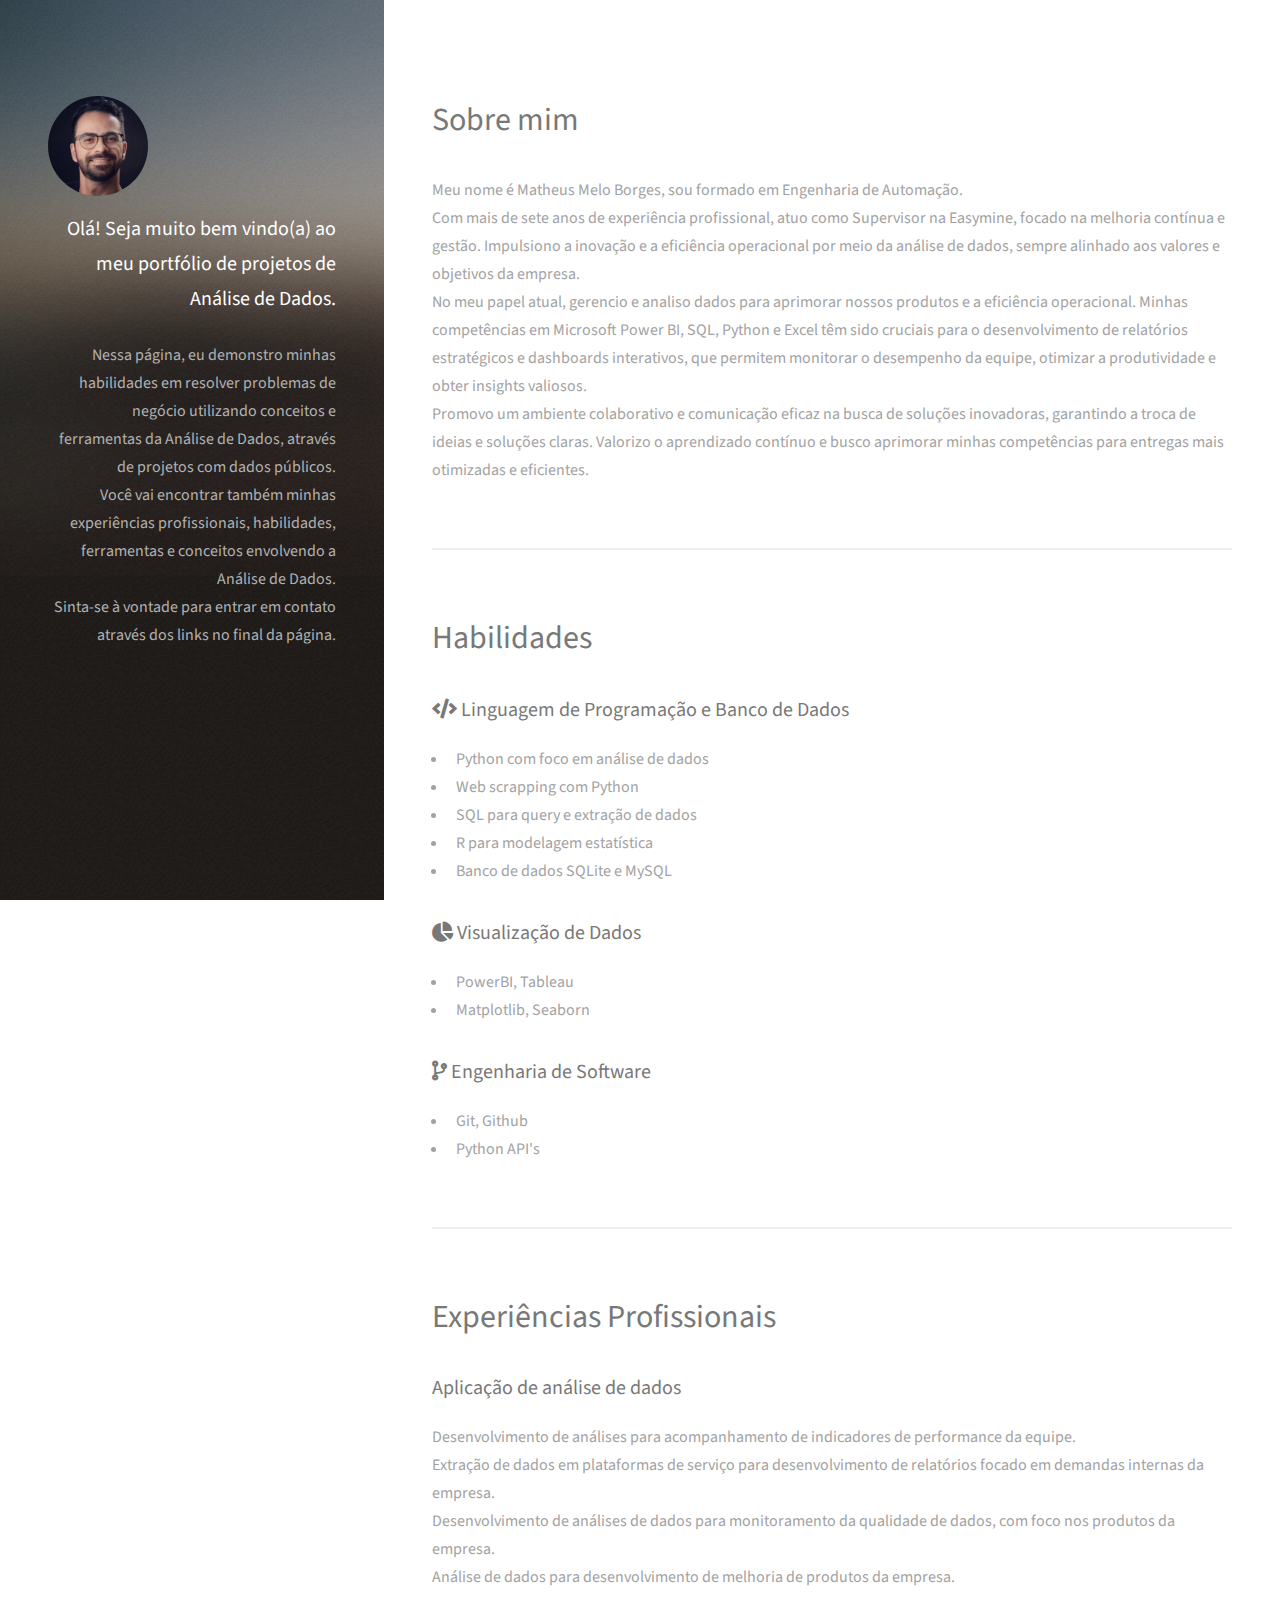
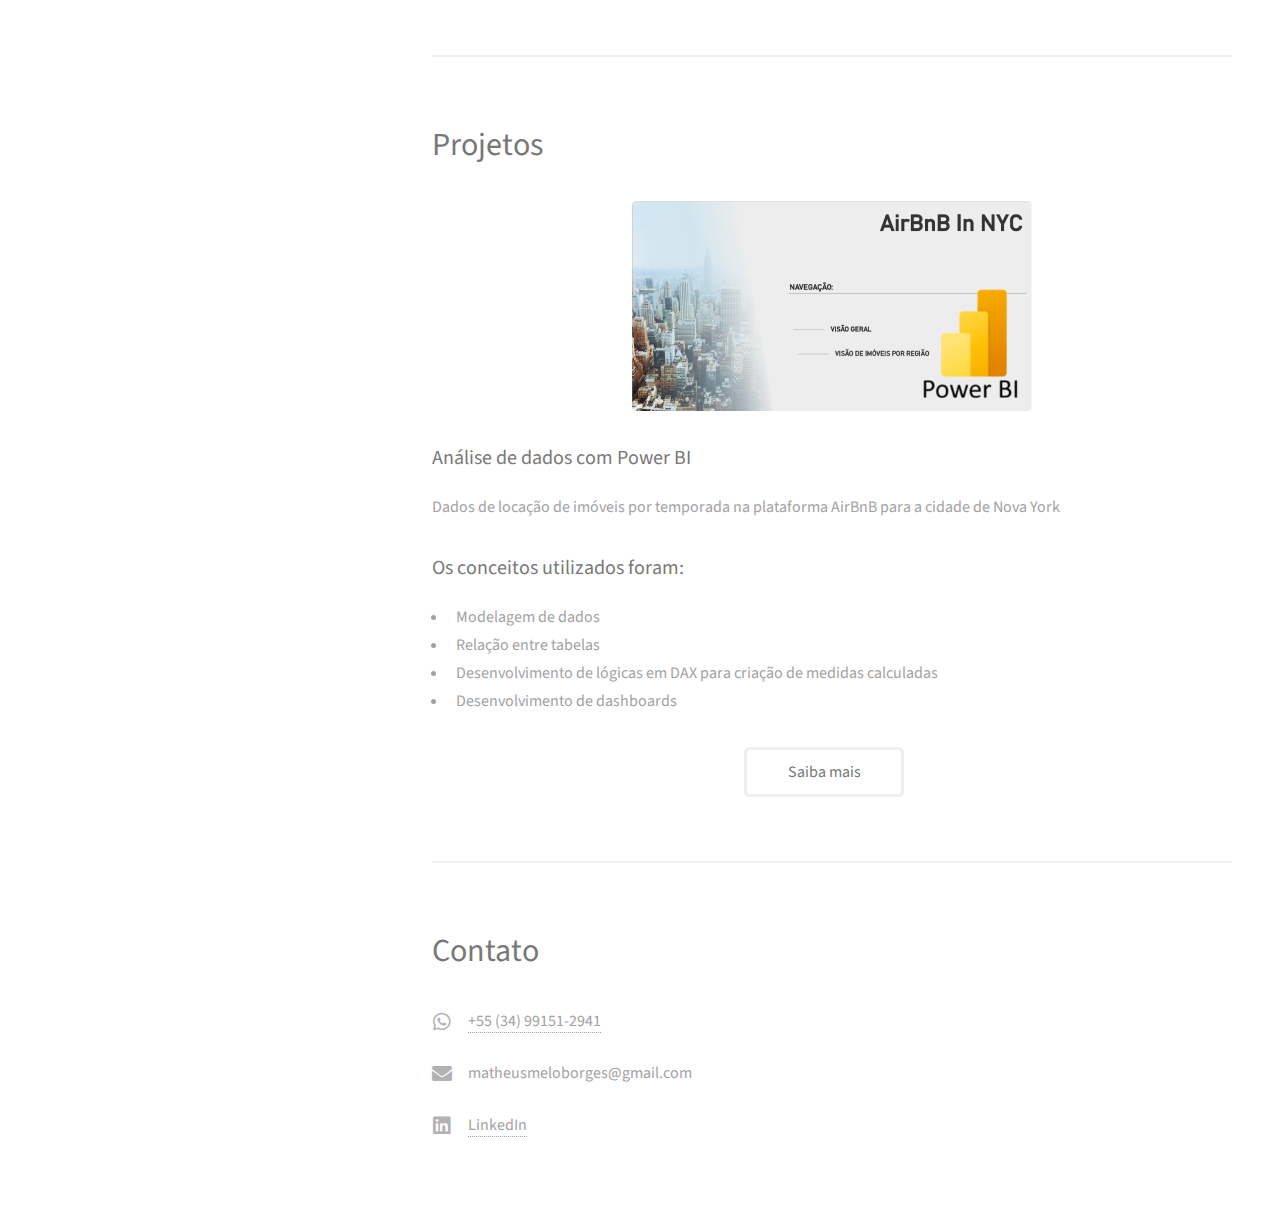
<file: index.html>
<!DOCTYPE HTML>
<html>
<head>
    <title>Portfólio Projetos MMB</title>
    <meta charset="utf-8" />
    <meta name="viewport" content="width=device-width, initial-scale=1, user-scalable=no" />
    <link rel="stylesheet" href="assets/css/main.css" />
    <style>
        .actions {
            list-style: none;
            padding: 0;
            display: flex;
            justify-content: center;
            width: 100%; /* Ensure full width for centering */
            margin-top: 20px; /* Add some spacing above the button */
        }
        .actions li {
            display: flex;
            justify-content: center;
            width: 100%; /* Ensure the li takes full width for centering */
        }
        .image img {
            max-width: 100%;
            height: auto;
        }
		.image {
            display: flex;
            justify-content: center;
            align-items: center;
        }
    </style>
</head>
<body class="is-preload">

    <!-- Header -->
    <header id="header">
        <div class="inner">
            <a class="image avatar"><img src="images/mmb.jpg" alt="" /></a>
            <h1><strong>Olá! Seja muito bem vindo(a)<br />
                ao meu portfólio de projetos<br />
                de Análise de Dados.</strong></h1>
            <p> <p></p>
            <p>Nessa página, eu demonstro minhas habilidades em resolver problemas de negócio 
                utilizando conceitos e ferramentas da Análise de Dados, através de projetos com dados 
                públicos.<br />
                Você vai encontrar também minhas experiências profissionais, habilidades, 
                ferramentas e conceitos envolvendo a Análise de Dados.<br />
                Sinta-se à vontade para entrar em contato através dos links no final da página.<p>
        </div>
    </header>

    <!-- Main -->
    <div id="main">

        <!-- One -->
        <section id="one">
            <header class="major">
                <h2>Sobre mim</h2>
            </header>
            <p>Meu nome é Matheus Melo Borges, sou formado em Engenharia de Automação.<br />
                Com mais de sete anos de experiência profissional, atuo como Supervisor na Easymine, focado na melhoria contínua e gestão. Impulsiono a inovação e a eficiência operacional por meio da análise de dados, sempre alinhado aos valores e objetivos da empresa.<br />
                No meu papel atual, gerencio e analiso dados para aprimorar nossos produtos e a eficiência operacional. Minhas competências em Microsoft Power BI, SQL, Python e Excel têm sido cruciais para o desenvolvimento de relatórios estratégicos e dashboards interativos, que permitem monitorar o desempenho da equipe, otimizar a produtividade e obter insights valiosos.<br />
                Promovo um ambiente colaborativo e comunicação eficaz na busca de soluções inovadoras, garantindo a troca de ideias e soluções claras. Valorizo o aprendizado contínuo e busco aprimorar minhas competências para entregas mais otimizadas e eficientes.</p>
        </section>

        <!-- Two -->
        <section id="two">
            <header class="major">
                <h2>Habilidades</h2>
            </header>
            <div class="features">
                <article>
                    <h3><i class="icon solid fa-code"></i>	Linguagem de Programação e Banco de Dados</h3>
                        <div class="content">
                            <ul>
                                <li>Python com foco em análise de dados</li>
                                <li>Web scrapping com Python</li>
                                <li>SQL para query e extração de dados</li>
                                <li>R para modelagem estatística</li>
                                <li>Banco de dados SQLite e MySQL</li>
                            </ul>
                        </div>
                </article>
                <h3><i class="icon solid fa-chart-pie"></i>	Visualização de Dados</h3>
                <div class="content">
                    <ul>
                        <li>PowerBI, Tableau</li>
                        <li>Matplotlib, Seaborn</li>
                    </ul>
                </div>
                <h3><i class="icon solid fa-code-branch"></i>	Engenharia de Software</h3>
                <div class="content">
                    <ul>
                        <li>Git, Github</li>
                        <li>Python API's</li>
                    </ul>
                </div>
            </div>
        </section>

        <!-- Three -->
        <section id="three">
            <header class="major">
                <h2>Experiências Profissionais</h2>
            </header>
                <h3>Aplicação de análise de dados</h3>
                <div class="content">
                    <p>
                        Desenvolvimento de análises para acompanhamento de indicadores de performance da equipe.<br/>
                        Extração de dados em plataformas de serviço para desenvolvimento de relatórios focado em demandas internas da empresa.<br/>
                        Desenvolvimento de análises de dados para monitoramento da qualidade de dados, com foco nos produtos da empresa.<br/>
                        Análise de dados para desenvolvimento de melhoria de produtos da empresa.
                    </p>
                </div>
        </section>

        <!-- Four -->
        <section id="four">
            <header class="major">
                <h2>Projetos</h2>
            </header>
            <div class="content">
                <article class="col-6 col-12-xsmall work-item">
                    <p class="image"><img src="images/projects_pbi_1/cover.png" alt="Imagem de capa"/></p>
                </article>
                <h3>Análise de dados com Power BI</h3>
                <p>Dados de locação de imóveis por temporada na
                    plataforma AirBnB para a cidade de Nova York<br/></p>
                <h3>Os conceitos utilizados foram:</h3>
                <ul>
                    <li>Modelagem de dados</li>
                    <li>Relação entre tabelas</li>
                    <li>Desenvolvimento de lógicas em DAX
                        para criação de medidas calculadas</li>
                    <li>Desenvolvimento de dashboards</li>
                </ul>
                <ul class="actions">
                    <li><a href="pbi.html" class="button">Saiba mais</a></li>
                </ul>
            </div>
        </section>

        <!-- Five -->
        <section id="five">
            <header class="major">
                <h2>Contato</h2>
            </header>
            <ul class="labeled-icons">
                <li>
                    <h3 class="icon brands fa-whatsapp"><span class="label">Phone</span></h3>
                    <a href="https://wa.me/3491512941">+55 (34) 99151-2941</a>
                </li>
                <li>
                    <h3 class="icon solid fa-envelope"><span class="label">Email</span></h3>
                    matheusmeloborges@gmail.com
                </li>
                <li>
                    <h3 class="icon brands fa-linkedin"><span class="label">LinkedIn</span></h3>
                    <a href="https://www.linkedin.com/in/matheus-melo-borges/">LinkedIn</a>
                </li>
            </ul>
        </section>

    <!-- Scripts -->
    <script src="assets/js/jquery.min.js"></script>
    <script src="assets/js/jquery.poptrox.min.js"></script>
    <script src="assets/js/browser.min.js"></script>
    <script src="assets/js/breakpoints.min.js"></script>
    <script src="assets/js/util.js"></script>
    <script src="assets/js/main.js"></script>
</body>
</html>
</file>
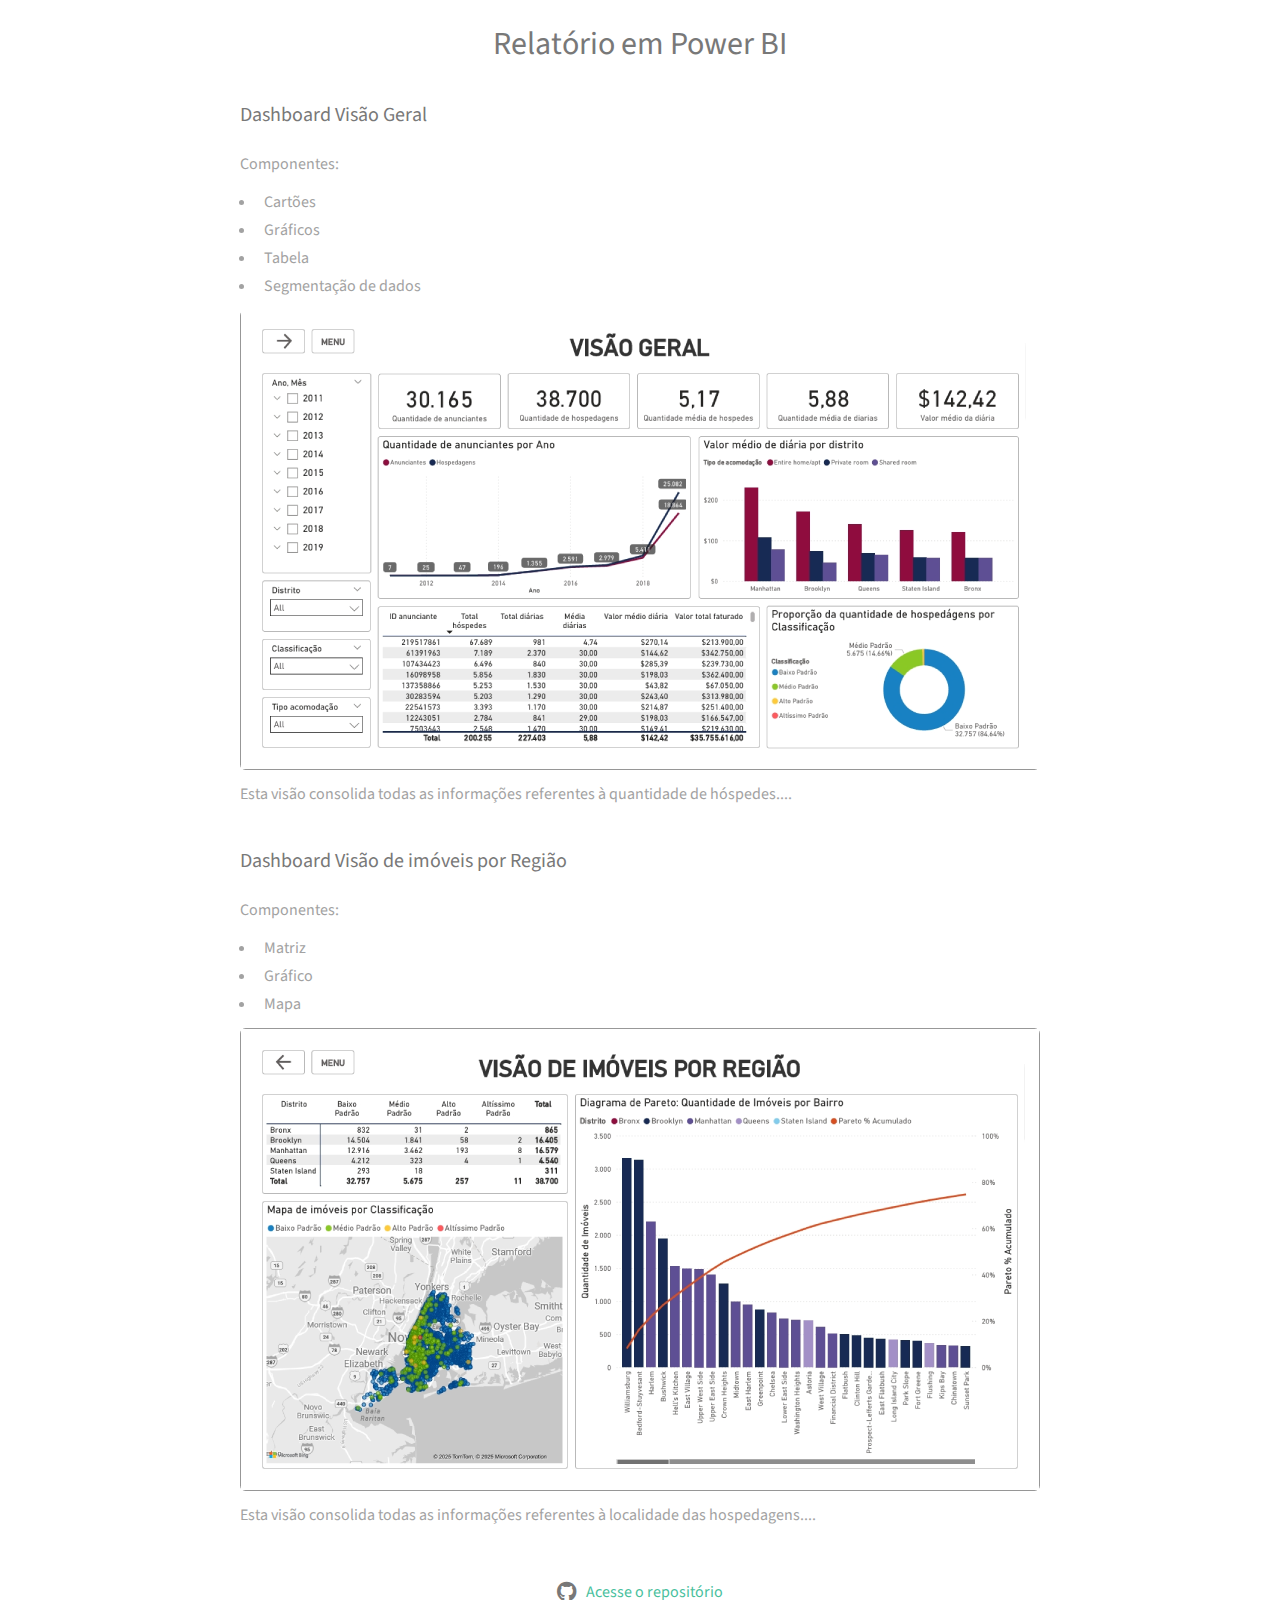
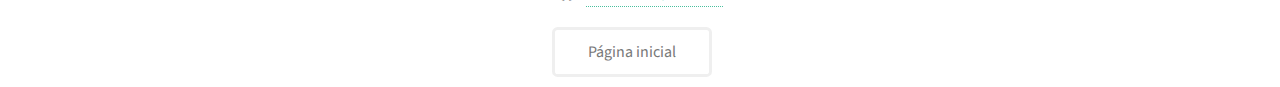
<file: pbi.html>
<!DOCTYPE HTML>
<html>
<head>
    <title>PBI - MMB</title>
    <meta charset="utf-8" />
    <meta name="viewport" content="width=device-width, initial-scale=1, user-scalable=no" />
    <link rel="stylesheet" href="assets/css/main.css" />
    <style>
        body {
            margin: 0;
            padding: 0;
            display: flex;
            justify-content: center;
            align-items: center;
            min-height: 100vh; /* Full viewport height */
            text-align: center;
            width: 100%; /* Full width */
            flex-direction: column; /* Ensure content stacks vertically */
        }
        .image-wrapper {
            display: flex;
            flex-direction: column;
            align-items: center;
            text-align: left; /* Align text to the left */
            width: 100%; /* Ensure the wrapper takes the full width */
        }
        .image-wrapper img {
            max-width: 100%; /* Ensure the image scales with its container */
            height: auto; /* Maintain aspect ratio */
        }
        .icon-link {
            display: flex;
            align-items: center;
            justify-content: center;
            margin-top: 20px; /* Add some spacing above */
        }
        .icon-link h3 {
            margin: 0; /* Remove margin from h3 */
            display: flex;
            align-items: center;
            margin-right: 10px; /* Add space between h3 and a */
        }
        .icon-link h3 .label {
            margin-right: 5px; /* Reduce space between icon and text */
        }
        .actions {
            list-style: none;
            padding: 0;
            display: flex;
            justify-content: center;
            width: 100%; /* Ensure full width for centering */
            margin-top: 20px; /* Add some spacing above the button */
        }
        .actions li {
            display: flex;
            justify-content: center;
            width: 100%; /* Ensure the li takes full width for centering */
        }
        section#one {
            margin-top: 20px; /* Add margin to the top of the section */
            padding: 0 20px; /* Add padding to ensure content is not cut off */
            box-sizing: border-box; /* Include padding in the element's total width and height */
            max-width: 100%; /* Ensure the section does not exceed the viewport width */
        }
        header.major {
            width: 100%;
            box-sizing: border-box; /* Include padding in the element's total width and height */
        }
        header.major h2 {
            word-wrap: break-word; /* Ensure long words break to the next line */
        }
        h3, p, li {
            text-align: left; /* Align all h3, p, and li elements to the left */
        }
        p, ul {
            margin-top: 0; /* Remove top margin */
            margin-bottom: 10px; /* Adjust bottom margin as needed */
        }
    </style>
</head>
<body class="main">
    <section id="one">
        <header class="major">
            <h2>Relatório em Power BI</h2>
        </header>
        <h3>Dashboard Visão Geral<br/></h3>
        <p>Componentes:</p>
        <div class="content">
            <ul>
                <li>Cartões</li>
                <li>Gráficos</li>
                <li>Tabela</li>
                <li>Segmentação de dados</li>
            </ul>
        </div>
        <div class="image-wrapper">
            <p class="image"><img src="images/projects_pbi_1/dash_1_small.png" alt="Dashboard 1"/></p>
        </div>
        <p>Esta visão consolida todas as informações referentes à quantidade de hóspedes....<br/><br/></p>
        <h3>Dashboard Visão de imóveis por Região<br/></h3>
        <p>Componentes:</p>
        <div class="content">
            <ul>
                <li>Matriz</li>
                <li>Gráfico</li>
                <li>Mapa</li>
            </ul>
        </div>
        <div class="image-wrapper">
            <p class="image"><img src="images/projects_pbi_1/dash_2_small.png" alt="Dashboard 2"/></p>
        </div>
        <p>Esta visão consolida todas as informações referentes à localidade das hospedagens....<br/><br/></p>

        <div class="icon-link">
            <h3 class="icon brands fa-github"><span class="label"></h3>
            <a href="https://github.com/mm-borges/AirBnB-in-NY">Acesse o repositório</a>
        </div>
        <ul class="actions">
            <li><a href="index.html" class="button">Página inicial</a></li>
        </ul>
    </section>
</body>
</html>
</file>
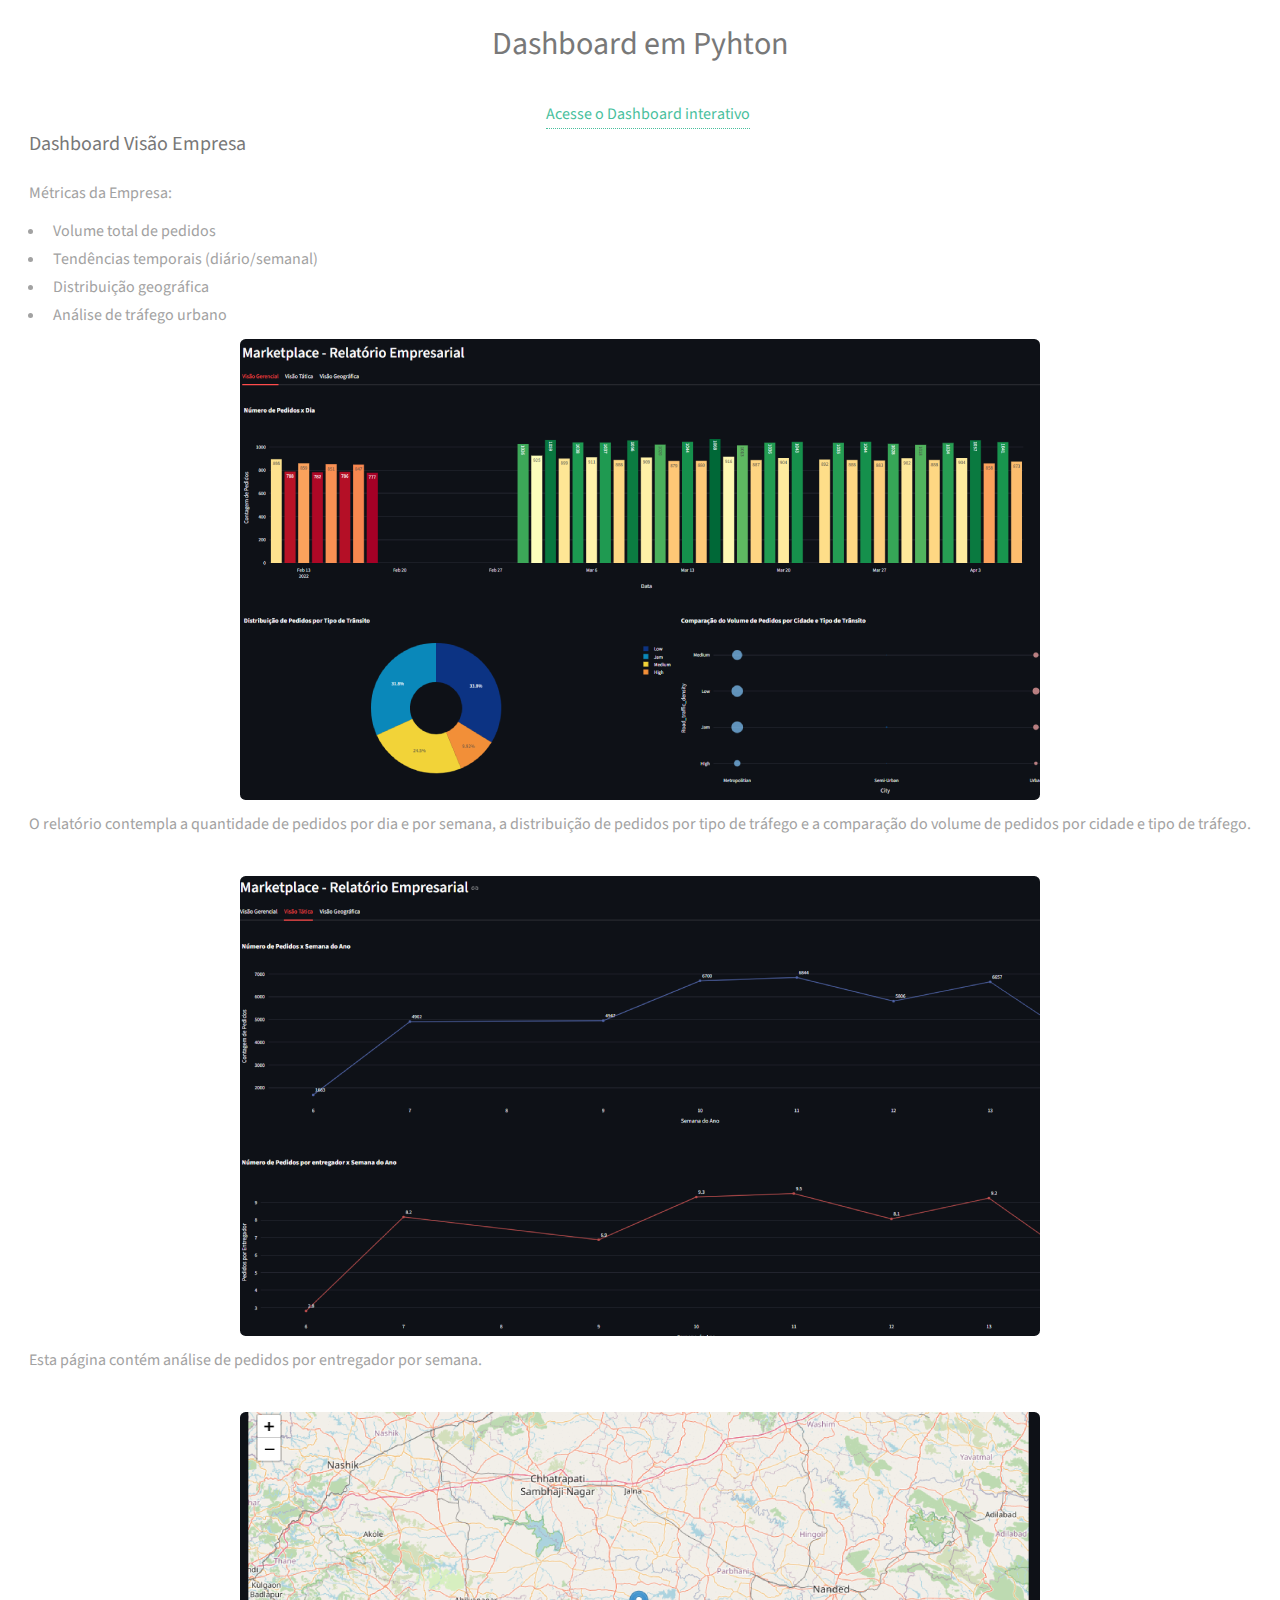
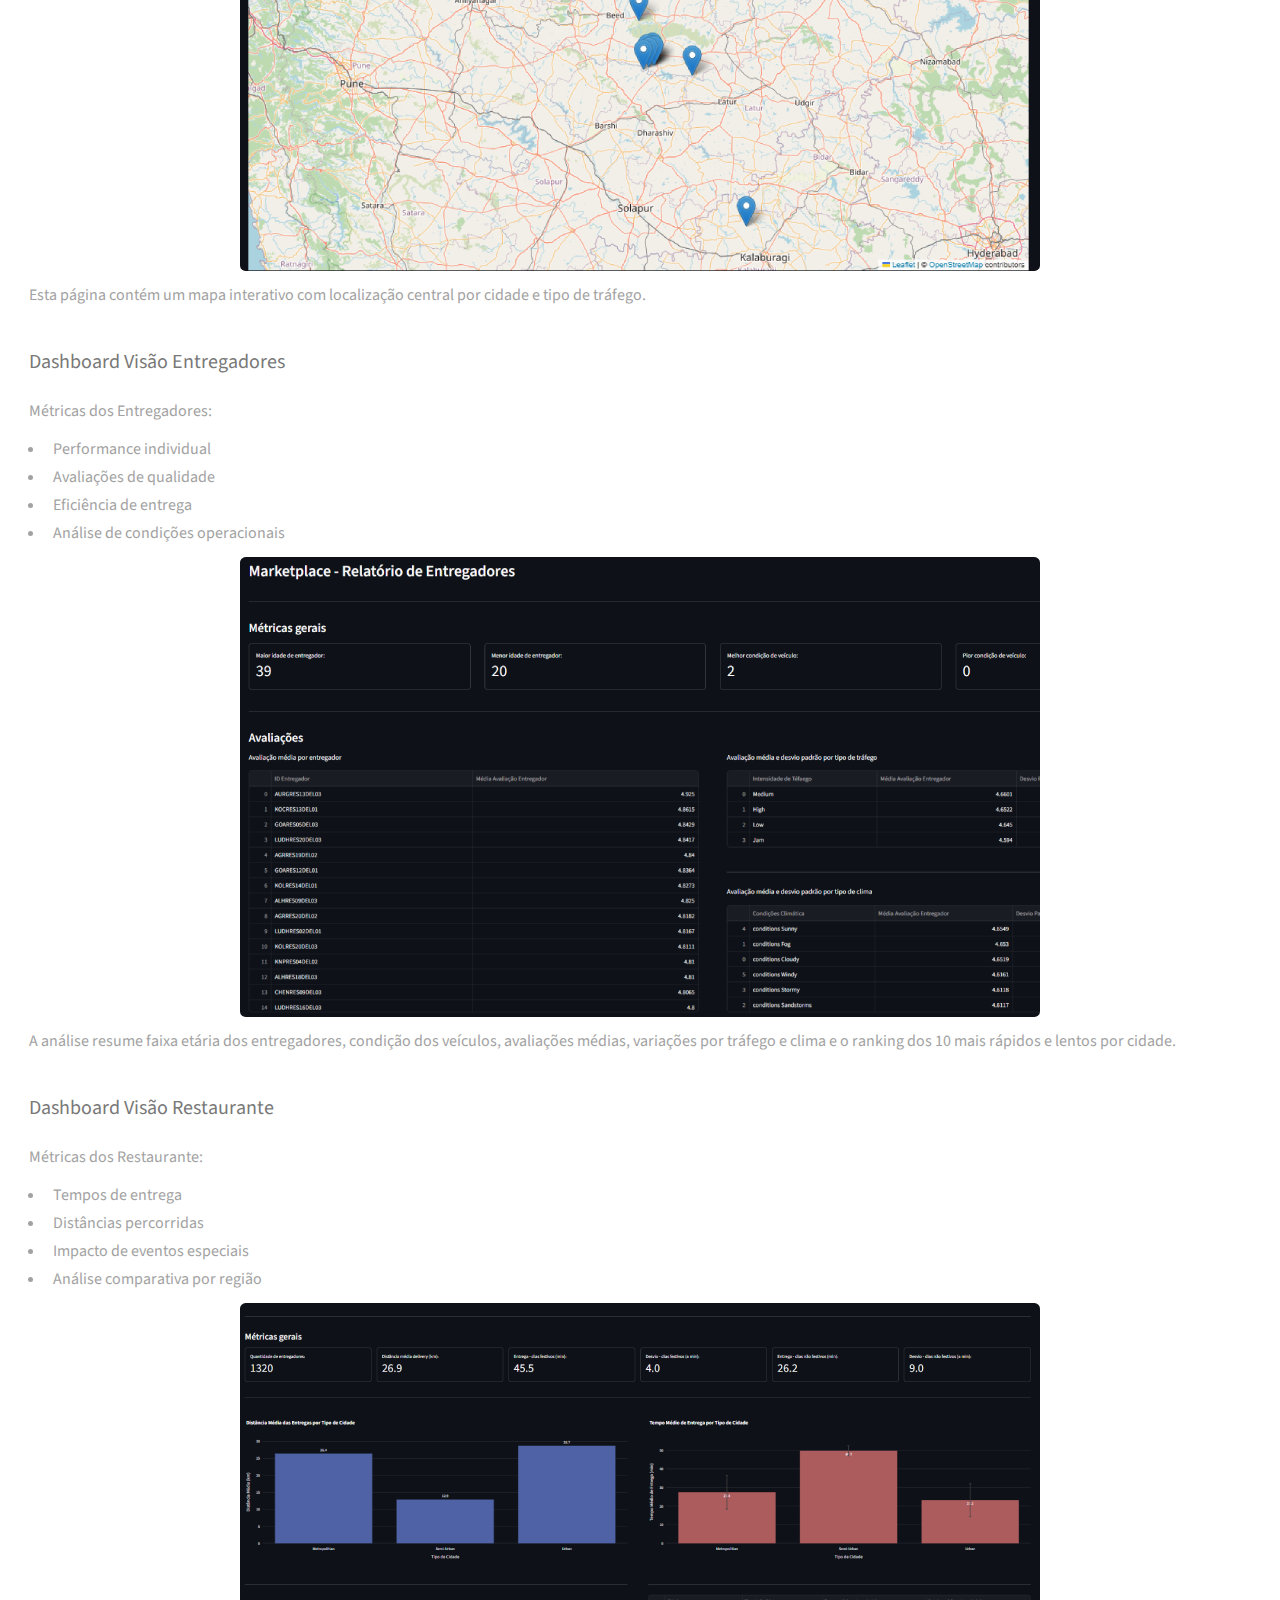
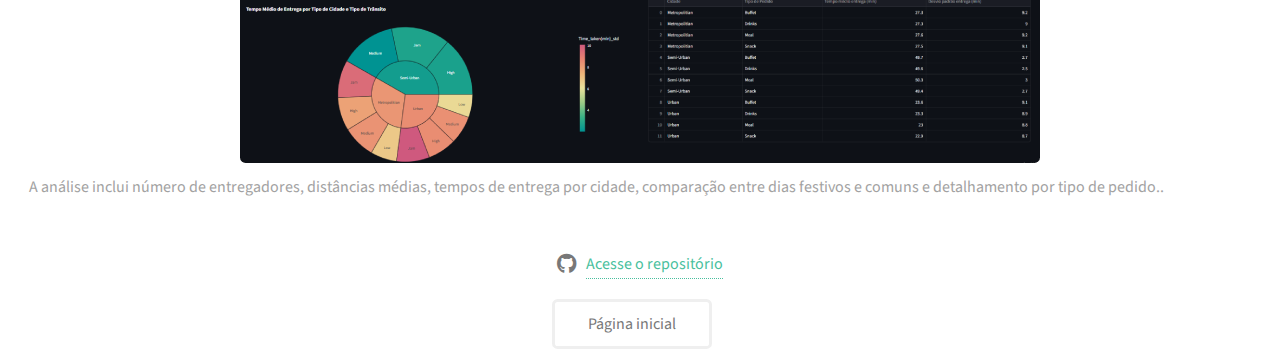
<file: python_curry_company.html>
<!DOCTYPE HTML>
<html>
<head>
    <title>Python - MMB</title>
    <meta charset="utf-8" />
    <meta name="viewport" content="width=device-width, initial-scale=1, user-scalable=no" />
    <link rel="stylesheet" href="assets/css/main.css" />
    <style>
        body {
            margin: 0;
            padding: 0;
            display: flex;
            justify-content: center;
            align-items: center;
            min-height: 100vh; /* Full viewport height */
            text-align: center;
            width: 100%; /* Full width */
            flex-direction: column; /* Ensure content stacks vertically */
        }
        .image-wrapper {
            display: flex;
            flex-direction: column;
            align-items: center;
            text-align: left; /* Align text to the left */
            width: 100%; /* Ensure the wrapper takes the full width */
        }
        .image-wrapper img {
            max-width: 100%; /* Ensure the image scales with its container */
            height: auto; /* Maintain aspect ratio */
        }
        .icon-link {
            display: flex;
            align-items: center;
            justify-content: center;
            margin-top: 20px; /* Add some spacing above */
        }
        .icon-link h3 {
            margin: 0; /* Remove margin from h3 */
            display: flex;
            align-items: center;
            margin-right: 10px; /* Add space between h3 and a */
        }
        .icon-link h3 .label {
            margin-right: 5px; /* Reduce space between icon and text */
        }
        .actions {
            list-style: none;
            padding: 0;
            display: flex;
            justify-content: center;
            width: 100%; /* Ensure full width for centering */
            margin-top: 20px; /* Add some spacing above the button */
        }
        .actions li {
            display: flex;
            justify-content: center;
            width: 100%; /* Ensure the li takes full width for centering */
        }
        section#one {
            margin-top: 20px; /* Add margin to the top of the section */
            padding: 0 20px; /* Add padding to ensure content is not cut off */
            box-sizing: border-box; /* Include padding in the element's total width and height */
            max-width: 100%; /* Ensure the section does not exceed the viewport width */
        }
        header.major {
            width: 100%;
            box-sizing: border-box; /* Include padding in the element's total width and height */
        }
        header.major h2 {
            word-wrap: break-word; /* Ensure long words break to the next line */
        }
        h3, p, li {
            text-align: left; /* Align all h3, p, and li elements to the left */
        }
        p, ul {
            margin-top: 0; /* Remove top margin */
            margin-bottom: 10px; /* Adjust bottom margin as needed */
        }
    </style>
</head>
<body class="main">
    <section id="one">
        <header class="major">
            <h2>Dashboard em Pyhton</h2>
        </header>

        <div class="icon-link">
            <h3 class="fa-line-chart"><span class="label"></h3>
            <a href="https://mmb-currycompany.streamlit.app/">Acesse o Dashboard interativo</a>
        </div>

        <h3>Dashboard Visão Empresa<br/></h3>
        <p>Métricas da Empresa:</p>
        <div class="content">
            <ul>
                <li>Volume total de pedidos</li>
                <li>Tendências temporais (diário/semanal)</li>
                <li>Distribuição geográfica</li>
                <li>Análise de tráfego urbano</li>
            </ul>
        </div>
        <div class="image-wrapper">
            <p class="image"><img src="images/projects_python_curry_company/dash_visao_empresa_gerencial_small.png" alt="Dashboard 1"/></p>
        </div>
        <p>O relatório contempla a quantidade de pedidos por dia e por semana, a distribuição de pedidos por tipo de tráfego e a comparação do volume de pedidos por cidade e tipo de tráfego.<br/><br/></p>
        <div class="image-wrapper">
            <p class="image"><img src="images/projects_python_curry_company/dash_visao_empresa_tatica_small.png" alt="Dashboard 1"/></p>
        </div>
        <p>Esta página contém análise de pedidos por entregador por semana.<br/><br/></p>
        <div class="image-wrapper">
            <p class="image"><img src="images/projects_python_curry_company/dash_visao_empresa_geografica_small.png" alt="Dashboard 1"/></p>
        </div>
        <p>Esta página contém um mapa interativo com localização central por cidade e tipo de tráfego.<br/><br/></p>

        <h3>Dashboard Visão Entregadores<br/></h3>
        <p>Métricas dos Entregadores:</p>
        <div class="content">
            <ul>
                <li>Performance individual</li>
                <li>Avaliações de qualidade</li>
                <li>Eficiência de entrega</li>
                <li>Análise de condições operacionais</li>
            </ul>
        </div>
        <div class="image-wrapper">
            <p class="image"><img src="images/projects_python_curry_company/dash_visao_entregadores_small.png" alt="Dashboard 1"/></p>
        </div>
        <p>A análise resume faixa etária dos entregadores, condição dos veículos, avaliações médias, variações por tráfego e clima e o ranking dos 10 mais rápidos e lentos por cidade.<br/><br/></p>

        <h3>Dashboard Visão Restaurante<br/></h3>
        <p>Métricas dos Restaurante:</p>
        <div class="content">
            <ul>
                <li>Tempos de entrega</li>
                <li>Distâncias percorridas</li>
                <li>Impacto de eventos especiais</li>
                <li>Análise comparativa por região</li>
            </ul>
        </div>
        <div class="image-wrapper">
            <p class="image"><img src="images/projects_python_curry_company/dash_visao_restaurantes_small.png" alt="Dashboard 1"/></p>
        </div>
        <p>A análise inclui número de entregadores, distâncias médias, tempos de entrega por cidade, comparação entre dias festivos e comuns e detalhamento por tipo de pedido..<br/><br/></p>
     
        <div class="icon-link">
            <h3 class="icon brands fa-github"><span class="label"></h3>
            <a href="https://github.com/mm-borges/curry_company">Acesse o repositório</a>
        </div>
        <ul class="actions">
            <li><a href="index.html" class="button">Página inicial</a></li>
        </ul>
    </section>
</body>
</html>
</file>
<file: assets/css/main.css>
@import url("fontawesome-all.min.css");
@import url("https://fonts.googleapis.com/css?family=Source+Sans+Pro:400,400italic");

/*
	Strata by HTML5 UP
	html5up.net | @ajlkn
	Free for personal and commercial use under the CCA 3.0 license (html5up.net/license)
*/

html, body, div, span, applet, object,
iframe, h1, h2, h3, h4, h5, h6, p, blockquote,
pre, a, abbr, acronym, address, big, cite,
code, del, dfn, em, img, ins, kbd, q, s, samp,
small, strike, strong, sub, sup, tt, var, b,
u, i, center, dl, dt, dd, ol, ul, li, fieldset,
form, label, legend, table, caption, tbody,
tfoot, thead, tr, th, td, article, aside,
canvas, details, embed, figure, figcaption,
footer, header, hgroup, menu, nav, output, ruby,
section, summary, time, mark, audio, video {
	margin: 0;
	padding: 0;
	border: 0;
	font-size: 100%;
	font: inherit;
	vertical-align: baseline;}

article, aside, details, figcaption, figure,
footer, header, hgroup, menu, nav, section {
	display: block;}

body {
	line-height: 1;
}

ol, ul {
	list-style: none;
}

blockquote, q {
	quotes: none;
}

	blockquote:before, blockquote:after, q:before, q:after {
		content: '';
		content: none;
	}

table {
	border-collapse: collapse;
	border-spacing: 0;
}

body {
	-webkit-text-size-adjust: none;
}

mark {
	background-color: transparent;
	color: inherit;
}

input::-moz-focus-inner {
	border: 0;
	padding: 0;
}

input, select, textarea {
	-moz-appearance: none;
	-webkit-appearance: none;
	-ms-appearance: none;
	appearance: none;
}

/* Basic */

	html {
		box-sizing: border-box;
	}

	*, *:before, *:after {
		box-sizing: inherit;
	}

	body {
		background: #fff;
	}

		body.is-preload *, body.is-preload *:before, body.is-preload *:after {
			-moz-animation: none !important;
			-webkit-animation: none !important;
			-ms-animation: none !important;
			animation: none !important;
			-moz-transition: none !important;
			-webkit-transition: none !important;
			-ms-transition: none !important;
			transition: none !important;
		}

	body, input, select, textarea {
		color: #a2a2a2;
		font-family: "Source Sans Pro", Helvetica, sans-serif;
		font-size: 16pt;
		font-weight: 400;
		line-height: 1.75em;
	}

	a {
		-moz-transition: color 0.2s ease-in-out, border-color 0.2s ease-in-out;
		-webkit-transition: color 0.2s ease-in-out, border-color 0.2s ease-in-out;
		-ms-transition: color 0.2s ease-in-out, border-color 0.2s ease-in-out;
		transition: color 0.2s ease-in-out, border-color 0.2s ease-in-out;
		border-bottom: dotted 1px;
		color: #49bf9d;
		text-decoration: none;
	}

		a:hover {
			border-bottom-color: transparent;
			color: #49bf9d !important;
			text-decoration: none;
		}

	strong, b {
		color: #787878;
		font-weight: 400;
	}

	em, i {
		font-style: italic;
	}

	p {
		margin: 0 0 2em 0;
	}

	h1, h2, h3, h4, h5, h6 {
		color: #787878;
		font-weight: 400;
		line-height: 1em;
		margin: 0 0 1em 0;
	}

		h1 a, h2 a, h3 a, h4 a, h5 a, h6 a {
			color: inherit;
			text-decoration: none;
		}

	h1 {
		font-size: 2em;
		line-height: 1.5em;
	}

	h2 {
		font-size: 1.5em;
		line-height: 1.5em;
	}

	h3 {
		font-size: 1.25em;
		line-height: 1.5em;
	}

	h4 {
		font-size: 1.1em;
		line-height: 1.5em;
	}

	h5 {
		font-size: 0.9em;
		line-height: 1.5em;
	}

	h6 {
		font-size: 0.7em;
		line-height: 1.5em;
	}

	sub {
		font-size: 0.8em;
		position: relative;
		top: 0.5em;
	}

	sup {
		font-size: 0.8em;
		position: relative;
		top: -0.5em;
	}

	hr {
		border: 0;
		border-bottom: solid 2px #efefef;
		margin: 2em 0;
	}

		hr.major {
			margin: 3em 0;
		}

	blockquote {
		border-left: solid 6px #efefef;
		font-style: italic;
		margin: 0 0 2em 0;
		padding: 0.5em 0 0.5em 1.5em;
	}

	code {
		background: #f7f7f7;
		border-radius: 0.35em;
		border: solid 2px #efefef;
		font-family: "Courier New", monospace;
		font-size: 0.9em;
		margin: 0 0.25em;
		padding: 0.25em 0.65em;
	}

	pre {
		-webkit-overflow-scrolling: touch;
		font-family: "Courier New", monospace;
		font-size: 0.9em;
		margin: 0 0 2em 0;
	}

		pre code {
			display: block;
			line-height: 1.75em;
			padding: 1em 1.5em;
			overflow-x: auto;
		}

	.align-left {
		text-align: left;
	}

	.align-center {
		text-align: center;
	}

	.align-right {
		text-align: right;
	}

/* Container */

	.container {
		margin: 0 auto;
		max-width: calc(100% - 4em);
		width: 100%;
	}

		.container.xsmall {
			width: 25%;
		}

		.container.small {
			width: 50%;
		}

		.container.medium {
			width: 75%;
		}

		.container.large {
			width: 125%;
		}

		.container.xlarge {
			width: 150%;
		}

		.container.max {
			width: 100%;
		}

		@media screen and (max-width: 980px) {

			.container {
				width: 100% !important;
				max-width: 100% !important;
			}

		}

		@media screen and (max-width: 480px) {

			.container {
				max-width: calc(100% - 3em);
			}

		}

/* Row */

	.row {
		display: flex;
		flex-wrap: wrap;
		box-sizing: border-box;
		align-items: stretch;
	}

		.row > * {
			box-sizing: border-box;
		}

		.row.gtr-uniform > * > :last-child {
			margin-bottom: 0;
		}

		.row.aln-left {
			justify-content: flex-start;
		}

		.row.aln-center {
			justify-content: center;
		}

		.row.aln-right {
			justify-content: flex-end;
		}

		.row.aln-top {
			align-items: flex-start;
		}

		.row.aln-middle {
			align-items: center;
		}

		.row.aln-bottom {
			align-items: flex-end;
		}

		.row > .imp {
			order: -1;
		}

		.row > .col-1 {
			width: 8.33333%;
		}

		.row > .off-1 {
			margin-left: 8.33333%;
		}

		.row > .col-2 {
			width: 16.66667%;
		}

		.row > .off-2 {
			margin-left: 16.66667%;
		}

		.row > .col-3 {
			width: 25%;
		}

		.row > .off-3 {
			margin-left: 25%;
		}

		.row > .col-4 {
			width: 33.33333%;
		}

		.row > .off-4 {
			margin-left: 33.33333%;
		}

		.row > .col-5 {
			width: 41.66667%;
		}

		.row > .off-5 {
			margin-left: 41.66667%;
		}

		.row > .col-6 {
			width: 50%;
		}

		.row > .off-6 {
			margin-left: 50%;
		}

		.row > .col-7 {
			width: 58.33333%;
		}

		.row > .off-7 {
			margin-left: 58.33333%;
		}

		.row > .col-8 {
			width: 66.66667%;
		}

		.row > .off-8 {
			margin-left: 66.66667%;
		}

		.row > .col-9 {
			width: 75%;
		}

		.row > .off-9 {
			margin-left: 75%;
		}

		.row > .col-10 {
			width: 83.33333%;
		}

		.row > .off-10 {
			margin-left: 83.33333%;
		}

		.row > .col-11 {
			width: 91.66667%;
		}

		.row > .off-11 {
			margin-left: 91.66667%;
		}

		.row > .col-12 {
			width: 100%;
		}

		.row > .off-12 {
			margin-left: 100%;
		}

		.row.gtr-0 {
			margin-top: 0;
			margin-left: 0em;
		}

			.row.gtr-0 > * {
				padding: 0 0 0 0em;
			}

			.row.gtr-0.gtr-uniform {
				margin-top: 0em;
			}

				.row.gtr-0.gtr-uniform > * {
					padding-top: 0em;
				}

		.row.gtr-25 {
			margin-top: 0;
			margin-left: -0.625em;
		}

			.row.gtr-25 > * {
				padding: 0 0 0 0.625em;
			}

			.row.gtr-25.gtr-uniform {
				margin-top: -0.625em;
			}

				.row.gtr-25.gtr-uniform > * {
					padding-top: 0.625em;
				}

		.row.gtr-50 {
			margin-top: 0;
			margin-left: -1.25em;
		}

			.row.gtr-50 > * {
				padding: 0 0 0 1.25em;
			}

			.row.gtr-50.gtr-uniform {
				margin-top: -1.25em;
			}

				.row.gtr-50.gtr-uniform > * {
					padding-top: 1.25em;
				}

		.row {
			margin-top: 0;
			margin-left: -2.5em;
		}

			.row > * {
				padding: 0 0 0 2.5em;
			}

			.row.gtr-uniform {
				margin-top: -2.5em;
			}

				.row.gtr-uniform > * {
					padding-top: 2.5em;
				}

		.row.gtr-150 {
			margin-top: 0;
			margin-left: -3.75em;
		}

			.row.gtr-150 > * {
				padding: 0 0 0 3.75em;
			}

			.row.gtr-150.gtr-uniform {
				margin-top: -3.75em;
			}

				.row.gtr-150.gtr-uniform > * {
					padding-top: 3.75em;
				}

		.row.gtr-200 {
			margin-top: 0;
			margin-left: -5em;
		}

			.row.gtr-200 > * {
				padding: 0 0 0 5em;
			}

			.row.gtr-200.gtr-uniform {
				margin-top: -5em;
			}

				.row.gtr-200.gtr-uniform > * {
					padding-top: 5em;
				}

		@media screen and (max-width: 1800px) {

			.row {
				display: flex;
				flex-wrap: wrap;
				box-sizing: border-box;
				align-items: stretch;
			}

				.row > * {
					box-sizing: border-box;
				}

				.row.gtr-uniform > * > :last-child {
					margin-bottom: 0;
				}

				.row.aln-left {
					justify-content: flex-start;
				}

				.row.aln-center {
					justify-content: center;
				}

				.row.aln-right {
					justify-content: flex-end;
				}

				.row.aln-top {
					align-items: flex-start;
				}

				.row.aln-middle {
					align-items: center;
				}

				.row.aln-bottom {
					align-items: flex-end;
				}

				.row > .imp-xlarge {
					order: -1;
				}

				.row > .col-1-xlarge {
					width: 8.33333%;
				}

				.row > .off-1-xlarge {
					margin-left: 8.33333%;
				}

				.row > .col-2-xlarge {
					width: 16.66667%;
				}

				.row > .off-2-xlarge {
					margin-left: 16.66667%;
				}

				.row > .col-3-xlarge {
					width: 25%;
				}

				.row > .off-3-xlarge {
					margin-left: 25%;
				}

				.row > .col-4-xlarge {
					width: 33.33333%;
				}

				.row > .off-4-xlarge {
					margin-left: 33.33333%;
				}

				.row > .col-5-xlarge {
					width: 41.66667%;
				}

				.row > .off-5-xlarge {
					margin-left: 41.66667%;
				}

				.row > .col-6-xlarge {
					width: 50%;
				}

				.row > .off-6-xlarge {
					margin-left: 50%;
				}

				.row > .col-7-xlarge {
					width: 58.33333%;
				}

				.row > .off-7-xlarge {
					margin-left: 58.33333%;
				}

				.row > .col-8-xlarge {
					width: 66.66667%;
				}

				.row > .off-8-xlarge {
					margin-left: 66.66667%;
				}

				.row > .col-9-xlarge {
					width: 75%;
				}

				.row > .off-9-xlarge {
					margin-left: 75%;
				}

				.row > .col-10-xlarge {
					width: 83.33333%;
				}

				.row > .off-10-xlarge {
					margin-left: 83.33333%;
				}

				.row > .col-11-xlarge {
					width: 91.66667%;
				}

				.row > .off-11-xlarge {
					margin-left: 91.66667%;
				}

				.row > .col-12-xlarge {
					width: 100%;
				}

				.row > .off-12-xlarge {
					margin-left: 100%;
				}

				.row.gtr-0 {
					margin-top: 0;
					margin-left: 0em;
				}

					.row.gtr-0 > * {
						padding: 0 0 0 0em;
					}

					.row.gtr-0.gtr-uniform {
						margin-top: 0em;
					}

						.row.gtr-0.gtr-uniform > * {
							padding-top: 0em;
						}

				.row.gtr-25 {
					margin-top: 0;
					margin-left: -0.625em;
				}

					.row.gtr-25 > * {
						padding: 0 0 0 0.625em;
					}

					.row.gtr-25.gtr-uniform {
						margin-top: -0.625em;
					}

						.row.gtr-25.gtr-uniform > * {
							padding-top: 0.625em;
						}

				.row.gtr-50 {
					margin-top: 0;
					margin-left: -1.25em;
				}

					.row.gtr-50 > * {
						padding: 0 0 0 1.25em;
					}

					.row.gtr-50.gtr-uniform {
						margin-top: -1.25em;
					}

						.row.gtr-50.gtr-uniform > * {
							padding-top: 1.25em;
						}

				.row {
					margin-top: 0;
					margin-left: -2.5em;
				}

					.row > * {
						padding: 0 0 0 2.5em;
					}

					.row.gtr-uniform {
						margin-top: -2.5em;
					}

						.row.gtr-uniform > * {
							padding-top: 2.5em;
						}

				.row.gtr-150 {
					margin-top: 0;
					margin-left: -3.75em;
				}

					.row.gtr-150 > * {
						padding: 0 0 0 3.75em;
					}

					.row.gtr-150.gtr-uniform {
						margin-top: -3.75em;
					}

						.row.gtr-150.gtr-uniform > * {
							padding-top: 3.75em;
						}

				.row.gtr-200 {
					margin-top: 0;
					margin-left: -5em;
				}

					.row.gtr-200 > * {
						padding: 0 0 0 5em;
					}

					.row.gtr-200.gtr-uniform {
						margin-top: -5em;
					}

						.row.gtr-200.gtr-uniform > * {
							padding-top: 5em;
						}

		}

		@media screen and (max-width: 1280px) {

			.row {
				display: flex;
				flex-wrap: wrap;
				box-sizing: border-box;
				align-items: stretch;
			}

				.row > * {
					box-sizing: border-box;
				}

				.row.gtr-uniform > * > :last-child {
					margin-bottom: 0;
				}

				.row.aln-left {
					justify-content: flex-start;
				}

				.row.aln-center {
					justify-content: center;
				}

				.row.aln-right {
					justify-content: flex-end;
				}

				.row.aln-top {
					align-items: flex-start;
				}

				.row.aln-middle {
					align-items: center;
				}

				.row.aln-bottom {
					align-items: flex-end;
				}

				.row > .imp-large {
					order: -1;
				}

				.row > .col-1-large {
					width: 8.33333%;
				}

				.row > .off-1-large {
					margin-left: 8.33333%;
				}

				.row > .col-2-large {
					width: 16.66667%;
				}

				.row > .off-2-large {
					margin-left: 16.66667%;
				}

				.row > .col-3-large {
					width: 25%;
				}

				.row > .off-3-large {
					margin-left: 25%;
				}

				.row > .col-4-large {
					width: 33.33333%;
				}

				.row > .off-4-large {
					margin-left: 33.33333%;
				}

				.row > .col-5-large {
					width: 41.66667%;
				}

				.row > .off-5-large {
					margin-left: 41.66667%;
				}

				.row > .col-6-large {
					width: 50%;
				}

				.row > .off-6-large {
					margin-left: 50%;
				}

				.row > .col-7-large {
					width: 58.33333%;
				}

				.row > .off-7-large {
					margin-left: 58.33333%;
				}

				.row > .col-8-large {
					width: 66.66667%;
				}

				.row > .off-8-large {
					margin-left: 66.66667%;
				}

				.row > .col-9-large {
					width: 75%;
				}

				.row > .off-9-large {
					margin-left: 75%;
				}

				.row > .col-10-large {
					width: 83.33333%;
				}

				.row > .off-10-large {
					margin-left: 83.33333%;
				}

				.row > .col-11-large {
					width: 91.66667%;
				}

				.row > .off-11-large {
					margin-left: 91.66667%;
				}

				.row > .col-12-large {
					width: 100%;
				}

				.row > .off-12-large {
					margin-left: 100%;
				}

				.row.gtr-0 {
					margin-top: 0;
					margin-left: 0em;
				}

					.row.gtr-0 > * {
						padding: 0 0 0 0em;
					}

					.row.gtr-0.gtr-uniform {
						margin-top: 0em;
					}

						.row.gtr-0.gtr-uniform > * {
							padding-top: 0em;
						}

				.row.gtr-25 {
					margin-top: 0;
					margin-left: -0.5em;
				}

					.row.gtr-25 > * {
						padding: 0 0 0 0.5em;
					}

					.row.gtr-25.gtr-uniform {
						margin-top: -0.5em;
					}

						.row.gtr-25.gtr-uniform > * {
							padding-top: 0.5em;
						}

				.row.gtr-50 {
					margin-top: 0;
					margin-left: -1em;
				}

					.row.gtr-50 > * {
						padding: 0 0 0 1em;
					}

					.row.gtr-50.gtr-uniform {
						margin-top: -1em;
					}

						.row.gtr-50.gtr-uniform > * {
							padding-top: 1em;
						}

				.row {
					margin-top: 0;
					margin-left: -2em;
				}

					.row > * {
						padding: 0 0 0 2em;
					}

					.row.gtr-uniform {
						margin-top: -2em;
					}

						.row.gtr-uniform > * {
							padding-top: 2em;
						}

				.row.gtr-150 {
					margin-top: 0;
					margin-left: -3em;
				}

					.row.gtr-150 > * {
						padding: 0 0 0 3em;
					}

					.row.gtr-150.gtr-uniform {
						margin-top: -3em;
					}

						.row.gtr-150.gtr-uniform > * {
							padding-top: 3em;
						}

				.row.gtr-200 {
					margin-top: 0;
					margin-left: -4em;
				}

					.row.gtr-200 > * {
						padding: 0 0 0 4em;
					}

					.row.gtr-200.gtr-uniform {
						margin-top: -4em;
					}

						.row.gtr-200.gtr-uniform > * {
							padding-top: 4em;
						}

		}

		@media screen and (max-width: 980px) {

			.row {
				display: flex;
				flex-wrap: wrap;
				box-sizing: border-box;
				align-items: stretch;
			}

				.row > * {
					box-sizing: border-box;
				}

				.row.gtr-uniform > * > :last-child {
					margin-bottom: 0;
				}

				.row.aln-left {
					justify-content: flex-start;
				}

				.row.aln-center {
					justify-content: center;
				}

				.row.aln-right {
					justify-content: flex-end;
				}

				.row.aln-top {
					align-items: flex-start;
				}

				.row.aln-middle {
					align-items: center;
				}

				.row.aln-bottom {
					align-items: flex-end;
				}

				.row > .imp-medium {
					order: -1;
				}

				.row > .col-1-medium {
					width: 8.33333%;
				}

				.row > .off-1-medium {
					margin-left: 8.33333%;
				}

				.row > .col-2-medium {
					width: 16.66667%;
				}

				.row > .off-2-medium {
					margin-left: 16.66667%;
				}

				.row > .col-3-medium {
					width: 25%;
				}

				.row > .off-3-medium {
					margin-left: 25%;
				}

				.row > .col-4-medium {
					width: 33.33333%;
				}

				.row > .off-4-medium {
					margin-left: 33.33333%;
				}

				.row > .col-5-medium {
					width: 41.66667%;
				}

				.row > .off-5-medium {
					margin-left: 41.66667%;
				}

				.row > .col-6-medium {
					width: 50%;
				}

				.row > .off-6-medium {
					margin-left: 50%;
				}

				.row > .col-7-medium {
					width: 58.33333%;
				}

				.row > .off-7-medium {
					margin-left: 58.33333%;
				}

				.row > .col-8-medium {
					width: 66.66667%;
				}

				.row > .off-8-medium {
					margin-left: 66.66667%;
				}

				.row > .col-9-medium {
					width: 75%;
				}

				.row > .off-9-medium {
					margin-left: 75%;
				}

				.row > .col-10-medium {
					width: 83.33333%;
				}

				.row > .off-10-medium {
					margin-left: 83.33333%;
				}

				.row > .col-11-medium {
					width: 91.66667%;
				}

				.row > .off-11-medium {
					margin-left: 91.66667%;
				}

				.row > .col-12-medium {
					width: 100%;
				}

				.row > .off-12-medium {
					margin-left: 100%;
				}

				.row.gtr-0 {
					margin-top: 0;
					margin-left: 0em;
				}

					.row.gtr-0 > * {
						padding: 0 0 0 0em;
					}

					.row.gtr-0.gtr-uniform {
						margin-top: 0em;
					}

						.row.gtr-0.gtr-uniform > * {
							padding-top: 0em;
						}

				.row.gtr-25 {
					margin-top: 0;
					margin-left: -0.5em;
				}

					.row.gtr-25 > * {
						padding: 0 0 0 0.5em;
					}

					.row.gtr-25.gtr-uniform {
						margin-top: -0.5em;
					}

						.row.gtr-25.gtr-uniform > * {
							padding-top: 0.5em;
						}

				.row.gtr-50 {
					margin-top: 0;
					margin-left: -1em;
				}

					.row.gtr-50 > * {
						padding: 0 0 0 1em;
					}

					.row.gtr-50.gtr-uniform {
						margin-top: -1em;
					}

						.row.gtr-50.gtr-uniform > * {
							padding-top: 1em;
						}

				.row {
					margin-top: 0;
					margin-left: -2em;
				}

					.row > * {
						padding: 0 0 0 2em;
					}

					.row.gtr-uniform {
						margin-top: -2em;
					}

						.row.gtr-uniform > * {
							padding-top: 2em;
						}

				.row.gtr-150 {
					margin-top: 0;
					margin-left: -3em;
				}

					.row.gtr-150 > * {
						padding: 0 0 0 3em;
					}

					.row.gtr-150.gtr-uniform {
						margin-top: -3em;
					}

						.row.gtr-150.gtr-uniform > * {
							padding-top: 3em;
						}

				.row.gtr-200 {
					margin-top: 0;
					margin-left: -4em;
				}

					.row.gtr-200 > * {
						padding: 0 0 0 4em;
					}

					.row.gtr-200.gtr-uniform {
						margin-top: -4em;
					}

						.row.gtr-200.gtr-uniform > * {
							padding-top: 4em;
						}

		}

		@media screen and (max-width: 736px) {

			.row {
				display: flex;
				flex-wrap: wrap;
				box-sizing: border-box;
				align-items: stretch;
			}

				.row > * {
					box-sizing: border-box;
				}

				.row.gtr-uniform > * > :last-child {
					margin-bottom: 0;
				}

				.row.aln-left {
					justify-content: flex-start;
				}

				.row.aln-center {
					justify-content: center;
				}

				.row.aln-right {
					justify-content: flex-end;
				}

				.row.aln-top {
					align-items: flex-start;
				}

				.row.aln-middle {
					align-items: center;
				}

				.row.aln-bottom {
					align-items: flex-end;
				}

				.row > .imp-small {
					order: -1;
				}

				.row > .col-1-small {
					width: 8.33333%;
				}

				.row > .off-1-small {
					margin-left: 8.33333%;
				}

				.row > .col-2-small {
					width: 16.66667%;
				}

				.row > .off-2-small {
					margin-left: 16.66667%;
				}

				.row > .col-3-small {
					width: 25%;
				}

				.row > .off-3-small {
					margin-left: 25%;
				}

				.row > .col-4-small {
					width: 33.33333%;
				}

				.row > .off-4-small {
					margin-left: 33.33333%;
				}

				.row > .col-5-small {
					width: 41.66667%;
				}

				.row > .off-5-small {
					margin-left: 41.66667%;
				}

				.row > .col-6-small {
					width: 50%;
				}

				.row > .off-6-small {
					margin-left: 50%;
				}

				.row > .col-7-small {
					width: 58.33333%;
				}

				.row > .off-7-small {
					margin-left: 58.33333%;
				}

				.row > .col-8-small {
					width: 66.66667%;
				}

				.row > .off-8-small {
					margin-left: 66.66667%;
				}

				.row > .col-9-small {
					width: 75%;
				}

				.row > .off-9-small {
					margin-left: 75%;
				}

				.row > .col-10-small {
					width: 83.33333%;
				}

				.row > .off-10-small {
					margin-left: 83.33333%;
				}

				.row > .col-11-small {
					width: 91.66667%;
				}

				.row > .off-11-small {
					margin-left: 91.66667%;
				}

				.row > .col-12-small {
					width: 100%;
				}

				.row > .off-12-small {
					margin-left: 100%;
				}

				.row.gtr-0 {
					margin-top: 0;
					margin-left: 0em;
				}

					.row.gtr-0 > * {
						padding: 0 0 0 0em;
					}

					.row.gtr-0.gtr-uniform {
						margin-top: 0em;
					}

						.row.gtr-0.gtr-uniform > * {
							padding-top: 0em;
						}

				.row.gtr-25 {
					margin-top: 0;
					margin-left: -0.375em;
				}

					.row.gtr-25 > * {
						padding: 0 0 0 0.375em;
					}

					.row.gtr-25.gtr-uniform {
						margin-top: -0.375em;
					}

						.row.gtr-25.gtr-uniform > * {
							padding-top: 0.375em;
						}

				.row.gtr-50 {
					margin-top: 0;
					margin-left: -0.75em;
				}

					.row.gtr-50 > * {
						padding: 0 0 0 0.75em;
					}

					.row.gtr-50.gtr-uniform {
						margin-top: -0.75em;
					}

						.row.gtr-50.gtr-uniform > * {
							padding-top: 0.75em;
						}

				.row {
					margin-top: 0;
					margin-left: -1.5em;
				}

					.row > * {
						padding: 0 0 0 1.5em;
					}

					.row.gtr-uniform {
						margin-top: -1.5em;
					}

						.row.gtr-uniform > * {
							padding-top: 1.5em;
						}

				.row.gtr-150 {
					margin-top: 0;
					margin-left: -2.25em;
				}

					.row.gtr-150 > * {
						padding: 0 0 0 2.25em;
					}

					.row.gtr-150.gtr-uniform {
						margin-top: -2.25em;
					}

						.row.gtr-150.gtr-uniform > * {
							padding-top: 2.25em;
						}

				.row.gtr-200 {
					margin-top: 0;
					margin-left: -3em;
				}

					.row.gtr-200 > * {
						padding: 0 0 0 3em;
					}

					.row.gtr-200.gtr-uniform {
						margin-top: -3em;
					}

						.row.gtr-200.gtr-uniform > * {
							padding-top: 3em;
						}

		}

		@media screen and (max-width: 480px) {

			.row {
				display: flex;
				flex-wrap: wrap;
				box-sizing: border-box;
				align-items: stretch;
			}

				.row > * {
					box-sizing: border-box;
				}

				.row.gtr-uniform > * > :last-child {
					margin-bottom: 0;
				}

				.row.aln-left {
					justify-content: flex-start;
				}

				.row.aln-center {
					justify-content: center;
				}

				.row.aln-right {
					justify-content: flex-end;
				}

				.row.aln-top {
					align-items: flex-start;
				}

				.row.aln-middle {
					align-items: center;
				}

				.row.aln-bottom {
					align-items: flex-end;
				}

				.row > .imp-xsmall {
					order: -1;
				}

				.row > .col-1-xsmall {
					width: 8.33333%;
				}

				.row > .off-1-xsmall {
					margin-left: 8.33333%;
				}

				.row > .col-2-xsmall {
					width: 16.66667%;
				}

				.row > .off-2-xsmall {
					margin-left: 16.66667%;
				}

				.row > .col-3-xsmall {
					width: 25%;
				}

				.row > .off-3-xsmall {
					margin-left: 25%;
				}

				.row > .col-4-xsmall {
					width: 33.33333%;
				}

				.row > .off-4-xsmall {
					margin-left: 33.33333%;
				}

				.row > .col-5-xsmall {
					width: 41.66667%;
				}

				.row > .off-5-xsmall {
					margin-left: 41.66667%;
				}

				.row > .col-6-xsmall {
					width: 50%;
				}

				.row > .off-6-xsmall {
					margin-left: 50%;
				}

				.row > .col-7-xsmall {
					width: 58.33333%;
				}

				.row > .off-7-xsmall {
					margin-left: 58.33333%;
				}

				.row > .col-8-xsmall {
					width: 66.66667%;
				}

				.row > .off-8-xsmall {
					margin-left: 66.66667%;
				}

				.row > .col-9-xsmall {
					width: 75%;
				}

				.row > .off-9-xsmall {
					margin-left: 75%;
				}

				.row > .col-10-xsmall {
					width: 83.33333%;
				}

				.row > .off-10-xsmall {
					margin-left: 83.33333%;
				}

				.row > .col-11-xsmall {
					width: 91.66667%;
				}

				.row > .off-11-xsmall {
					margin-left: 91.66667%;
				}

				.row > .col-12-xsmall {
					width: 100%;
				}

				.row > .off-12-xsmall {
					margin-left: 100%;
				}

				.row.gtr-0 {
					margin-top: 0;
					margin-left: 0em;
				}

					.row.gtr-0 > * {
						padding: 0 0 0 0em;
					}

					.row.gtr-0.gtr-uniform {
						margin-top: 0em;
					}

						.row.gtr-0.gtr-uniform > * {
							padding-top: 0em;
						}

				.row.gtr-25 {
					margin-top: 0;
					margin-left: -0.375em;
				}

					.row.gtr-25 > * {
						padding: 0 0 0 0.375em;
					}

					.row.gtr-25.gtr-uniform {
						margin-top: -0.375em;
					}

						.row.gtr-25.gtr-uniform > * {
							padding-top: 0.375em;
						}

				.row.gtr-50 {
					margin-top: 0;
					margin-left: -0.75em;
				}

					.row.gtr-50 > * {
						padding: 0 0 0 0.75em;
					}

					.row.gtr-50.gtr-uniform {
						margin-top: -0.75em;
					}

						.row.gtr-50.gtr-uniform > * {
							padding-top: 0.75em;
						}

				.row {
					margin-top: 0;
					margin-left: -1.5em;
				}

					.row > * {
						padding: 0 0 0 1.5em;
					}

					.row.gtr-uniform {
						margin-top: -1.5em;
					}

						.row.gtr-uniform > * {
							padding-top: 1.5em;
						}

				.row.gtr-150 {
					margin-top: 0;
					margin-left: -2.25em;
				}

					.row.gtr-150 > * {
						padding: 0 0 0 2.25em;
					}

					.row.gtr-150.gtr-uniform {
						margin-top: -2.25em;
					}

						.row.gtr-150.gtr-uniform > * {
							padding-top: 2.25em;
						}

				.row.gtr-200 {
					margin-top: 0;
					margin-left: -3em;
				}

					.row.gtr-200 > * {
						padding: 0 0 0 3em;
					}

					.row.gtr-200.gtr-uniform {
						margin-top: -3em;
					}

						.row.gtr-200.gtr-uniform > * {
							padding-top: 3em;
						}

		}

/* Section/Article */

	section.special, article.special {
		text-align: center;
	}

	header p {
		color: #b2b2b2;
		position: relative;
		margin: 0 0 1.5em 0;
	}

	header h2 + p {
		font-size: 1.25em;
		margin-top: -1em;
		line-height: 1.5em;
	}

	header h3 + p {
		font-size: 1.1em;
		margin-top: -0.8em;
		line-height: 1.5em;
	}

	header h4 + p,
	header h5 + p,
	header h6 + p {
		font-size: 0.9em;
		margin-top: -0.6em;
		line-height: 1.5em;
	}

	header.major h2 {
		font-size: 2em;
	}

/* Form */

	form {
		margin: 0 0 2em 0;
	}

	label {
		color: #787878;
		display: block;
		font-size: 0.9em;
		font-weight: 400;
		margin: 0 0 1em 0;
	}

	input[type="text"],
	input[type="password"],
	input[type="email"],
	select,
	textarea {
		-moz-appearance: none;
		-webkit-appearance: none;
		-ms-appearance: none;
		appearance: none;
		background: #f7f7f7;
		border-radius: 0.35em;
		border: solid 2px transparent;
		color: inherit;
		display: block;
		outline: 0;
		padding: 0 0.75em;
		text-decoration: none;
		width: 100%;
	}

		input[type="text"]:invalid,
		input[type="password"]:invalid,
		input[type="email"]:invalid,
		select:invalid,
		textarea:invalid {
			box-shadow: none;
		}

		input[type="text"]:focus,
		input[type="password"]:focus,
		input[type="email"]:focus,
		select:focus,
		textarea:focus {
			border-color: #49bf9d;
		}

	select {
		background-image: url("data:image/svg+xml;charset=utf8,%3Csvg xmlns='http://www.w3.org/2000/svg' width='40' height='40' preserveAspectRatio='none' viewBox='0 0 40 40'%3E%3Cpath d='M9.4,12.3l10.4,10.4l10.4-10.4c0.2-0.2,0.5-0.4,0.9-0.4c0.3,0,0.6,0.1,0.9,0.4l3.3,3.3c0.2,0.2,0.4,0.5,0.4,0.9 c0,0.4-0.1,0.6-0.4,0.9L20.7,31.9c-0.2,0.2-0.5,0.4-0.9,0.4c-0.3,0-0.6-0.1-0.9-0.4L4.3,17.3c-0.2-0.2-0.4-0.5-0.4-0.9 c0-0.4,0.1-0.6,0.4-0.9l3.3-3.3c0.2-0.2,0.5-0.4,0.9-0.4S9.1,12.1,9.4,12.3z' fill='%23dfdfdf' /%3E%3C/svg%3E");
		background-size: 1.25rem;
		background-repeat: no-repeat;
		background-position: calc(100% - 1rem) center;
		height: 2.75em;
		padding-right: 2.75em;
		text-overflow: ellipsis;
	}

		select option {
			color: #787878;
			background: #fff;
		}

		select:focus::-ms-value {
			background-color: transparent;
		}

		select::-ms-expand {
			display: none;
		}

	input[type="text"],
	input[type="password"],
	input[type="email"],
	select {
		height: 2.75em;
	}

	textarea {
		padding: 0.75em;
	}

	input[type="checkbox"],
	input[type="radio"] {
		-moz-appearance: none;
		-webkit-appearance: none;
		-ms-appearance: none;
		appearance: none;
		display: block;
		float: left;
		margin-right: -2em;
		opacity: 0;
		width: 1em;
		z-index: -1;
	}

		input[type="checkbox"] + label,
		input[type="radio"] + label {
			text-decoration: none;
			color: #a2a2a2;
			cursor: pointer;
			display: inline-block;
			font-size: 1em;
			font-weight: 400;
			padding-left: 2.4em;
			padding-right: 0.75em;
			position: relative;
		}

			input[type="checkbox"] + label:before,
			input[type="radio"] + label:before {
				-moz-osx-font-smoothing: grayscale;
				-webkit-font-smoothing: antialiased;
				display: inline-block;
				font-style: normal;
				font-variant: normal;
				text-rendering: auto;
				line-height: 1;
				text-transform: none !important;
				font-family: 'Font Awesome 5 Free';
				font-weight: 900;
			}

			input[type="checkbox"] + label:before,
			input[type="radio"] + label:before {
				background: #f7f7f7;
				border-radius: 0.35em;
				border: solid 2px transparent;
				content: '';
				display: inline-block;
				font-size: 0.8em;
				height: 2.0625em;
				left: 0;
				line-height: 1.85625em;
				position: absolute;
				text-align: center;
				top: 0;
				width: 2.0625em;
			}

		input[type="checkbox"]:checked + label:before,
		input[type="radio"]:checked + label:before {
			background: #787878;
			border-color: #787878;
			color: #fff;
			content: '\f00c';
		}

		input[type="checkbox"]:focus + label:before,
		input[type="radio"]:focus + label:before {
			border-color: #49bf9d;
		}

	input[type="checkbox"] + label:before {
		border-radius: 0.35em;
	}

	input[type="radio"] + label:before {
		border-radius: 100%;
	}

	::-webkit-input-placeholder {
		color: #b2b2b2 !important;
		opacity: 1.0;
	}

	:-moz-placeholder {
		color: #b2b2b2 !important;
		opacity: 1.0;
	}

	::-moz-placeholder {
		color: #b2b2b2 !important;
		opacity: 1.0;
	}

	:-ms-input-placeholder {
		color: #b2b2b2 !important;
		opacity: 1.0;
	}

/* Box */

	.box {
		border-radius: 0.35em;
		border: solid 2px #efefef;
		margin-bottom: 2em;
		padding: 1.5em;
	}

		.box > :last-child,
		.box > :last-child > :last-child,
		.box > :last-child > :last-child > :last-child {
			margin-bottom: 0;
		}

		.box.alt {
			border: 0;
			border-radius: 0;
			padding: 0;
		}

/* Icon */

	.icon {
		text-decoration: none;
		border-bottom: none;
		position: relative;
	}

		.icon:before {
			-moz-osx-font-smoothing: grayscale;
			-webkit-font-smoothing: antialiased;
			display: inline-block;
			font-style: normal;
			font-variant: normal;
			text-rendering: auto;
			line-height: 1;
			text-transform: none !important;
			font-family: 'Font Awesome 5 Free';
			font-weight: 400;
		}

		.icon > .label {
			display: none;
		}

		.icon:before {
			line-height: inherit;
		}

		.icon.solid:before {
			font-weight: 900;
		}

		.icon.brands:before {
			font-family: 'Font Awesome 5 Brands';
		}

/* Image */

	.image {
		border-radius: 0.35em;
		border: 0;
		display: inline-block;
		position: relative;
	}

		.image:before {
			-moz-transition: opacity 0.2s ease-in-out;
			-webkit-transition: opacity 0.2s ease-in-out;
			-ms-transition: opacity 0.2s ease-in-out;
			transition: opacity 0.2s ease-in-out;
			background: url("images/overlay.png");
			border-radius: 0.35em;
			content: '';
			display: block;
			height: 100%;
			left: 0;
			opacity: 0.0;
			position: absolute;
			top: 0;
			width: 100%;
		}

		.image.thumb {
			text-align: center;
		}

			.image.thumb:after {
				-moz-transition: opacity 0.2s ease-in-out;
				-webkit-transition: opacity 0.2s ease-in-out;
				-ms-transition: opacity 0.2s ease-in-out;
				transition: opacity 0.2s ease-in-out;
				border-radius: 0.35em;
				border: solid 3px rgba(255, 255, 255, 0.5);
				color: #fff;
				content: 'View';
				display: inline-block;
				font-size: 0.8em;
				font-weight: 400;
				left: 50%;
				line-height: 2.25em;
				margin: -1.25em 0 0 -3em;
				opacity: 0;
				padding: 0 1.5em;
				position: absolute;
				text-align: center;
				text-decoration: none;
				top: 50%;
				white-space: nowrap;
			}

			.image.thumb:hover:after {
				opacity: 1.0;
			}

			.image.thumb:hover:before {
				background: url("images/overlay.png"), url("images/overlay.png");
				opacity: 1.0;
			}

		.image img {
			border-radius: 0.35em;
			display: block;
		}

		.image.left {
			float: left;
			margin: 0 1.5em 1em 0;
			top: 0.25em;
		}

		.image.right {
			float: right;
			margin: 0 0 1em 1.5em;
			top: 0.25em;
		}

		.image.left, .image.right {
			max-width: 40%;
		}

			.image.left img, .image.right img {
				width: 100%;
			}

		.image.fit {
			display: block;
			margin: 0 0 2em 0;
			width: 100%;
		}

			.image.fit img {
				width: 100%;
			}

		.image.avatar {
			border-radius: 100%;
		}

			.image.avatar:before {
				display: none;
			}

			.image.avatar img {
				border-radius: 100%;
				width: 100%;
			}

/* List */

	ol {
		list-style: decimal;
		margin: 0 0 2em 0;
		padding-left: 1.25em;
	}

		ol li {
			padding-left: 0.25em;
		}

	ul {
		list-style: disc;
		margin: 0 0 2em 0;
		padding-left: 1em;
	}

		ul li {
			padding-left: 0.5em;
		}

		ul.alt {
			list-style: none;
			padding-left: 0;
		}

			ul.alt li {
				border-top: solid 2px #efefef;
				padding: 0.5em 0;
			}

				ul.alt li:first-child {
					border-top: 0;
					padding-top: 0;
				}

	dl {
		margin: 0 0 2em 0;
	}

/* Icons */

	ul.icons {
		cursor: default;
		list-style: none;
		padding-left: 0;
	}

		ul.icons li {
			display: inline-block;
			padding: 0 1em 0 0;
		}

			ul.icons li:last-child {
				padding-right: 0;
			}

			ul.icons li .icon:before {
				font-size: 1.5em;
			}

/* Labeled Icons */

	ul.labeled-icons {
		list-style: none;
		padding: 0;
	}

		ul.labeled-icons li {
			line-height: 1.75em;
			margin: 1.5em 0 0 0;
			padding-left: 2.25em;
			position: relative;
		}

			ul.labeled-icons li:first-child {
				margin-top: 0;
			}

			ul.labeled-icons li a {
				color: inherit;
			}

			ul.labeled-icons li h3 {
				color: #b2b2b2;
				left: 0;
				position: absolute;
				text-align: center;
				top: 0;
				width: 1em;
			}

/* Actions */

	ul.actions {
		display: -moz-flex;
		display: -webkit-flex;
		display: -ms-flex;
		display: flex;
		cursor: default;
		list-style: none;
		margin-left: -1em;
		padding-left: 0;
	}

		ul.actions li {
			padding: 0 0 0 1em;
			vertical-align: middle;
		}

		ul.actions.special {
			-moz-justify-content: center;
			-webkit-justify-content: center;
			-ms-justify-content: center;
			justify-content: center;
			width: 100%;
			margin-left: 0;
		}

			ul.actions.special li:first-child {
				padding-left: 0;
			}

		ul.actions.stacked {
			-moz-flex-direction: column;
			-webkit-flex-direction: column;
			-ms-flex-direction: column;
			flex-direction: column;
			margin-left: 0;
		}

			ul.actions.stacked li {
				padding: 1.3em 0 0 0;
			}

				ul.actions.stacked li:first-child {
					padding-top: 0;
				}

		ul.actions.fit {
			width: calc(100% + 1em);
		}

			ul.actions.fit li {
				-moz-flex-grow: 1;
				-webkit-flex-grow: 1;
				-ms-flex-grow: 1;
				flex-grow: 1;
				-moz-flex-shrink: 1;
				-webkit-flex-shrink: 1;
				-ms-flex-shrink: 1;
				flex-shrink: 1;
				width: 100%;
			}

				ul.actions.fit li > * {
					width: 100%;
				}

			ul.actions.fit.stacked {
				width: 100%;
			}

		@media screen and (max-width: 480px) {

			ul.actions:not(.fixed) {
				-moz-flex-direction: column;
				-webkit-flex-direction: column;
				-ms-flex-direction: column;
				flex-direction: column;
				margin-left: 0;
				width: 100% !important;
			}

				ul.actions:not(.fixed) li {
					-moz-flex-grow: 1;
					-webkit-flex-grow: 1;
					-ms-flex-grow: 1;
					flex-grow: 1;
					-moz-flex-shrink: 1;
					-webkit-flex-shrink: 1;
					-ms-flex-shrink: 1;
					flex-shrink: 1;
					padding: 1em 0 0 0;
					text-align: center;
					width: 100%;
				}

					ul.actions:not(.fixed) li > * {
						width: 100%;
					}

					ul.actions:not(.fixed) li:first-child {
						padding-top: 0;
					}

					ul.actions:not(.fixed) li input[type="submit"],
					ul.actions:not(.fixed) li input[type="reset"],
					ul.actions:not(.fixed) li input[type="button"],
					ul.actions:not(.fixed) li button,
					ul.actions:not(.fixed) li .button {
						width: 100%;
					}

						ul.actions:not(.fixed) li input[type="submit"].icon:before,
						ul.actions:not(.fixed) li input[type="reset"].icon:before,
						ul.actions:not(.fixed) li input[type="button"].icon:before,
						ul.actions:not(.fixed) li button.icon:before,
						ul.actions:not(.fixed) li .button.icon:before {
							margin-left: -0.5em;
						}

		}

/* Table */

	.table-wrapper {
		-webkit-overflow-scrolling: touch;
		overflow-x: auto;
	}

	table {
		margin: 0 0 2em 0;
		width: 100%;
	}

		table tbody tr {
			border: solid 1px #efefef;
			border-left: 0;
			border-right: 0;
		}

			table tbody tr:nth-child(2n + 1) {
				background-color: #f7f7f7;
			}

		table td {
			padding: 0.75em 0.75em;
		}

		table th {
			color: #787878;
			font-size: 0.9em;
			font-weight: 400;
			padding: 0 0.75em 0.75em 0.75em;
			text-align: left;
		}

		table thead {
			border-bottom: solid 2px #efefef;
		}

		table tfoot {
			border-top: solid 2px #efefef;
		}

		table.alt {
			border-collapse: separate;
		}

			table.alt tbody tr td {
				border: solid 2px #efefef;
				border-left-width: 0;
				border-top-width: 0;
			}

				table.alt tbody tr td:first-child {
					border-left-width: 2px;
				}

			table.alt tbody tr:first-child td {
				border-top-width: 2px;
			}

			table.alt thead {
				border-bottom: 0;
			}

			table.alt tfoot {
				border-top: 0;
			}

/* Button */

	input[type="submit"],
	input[type="reset"],
	input[type="button"],
	.button {
		-moz-appearance: none;
		-webkit-appearance: none;
		-ms-appearance: none;
		appearance: none;
		-moz-transition: background-color 0.2s ease-in-out, color 0.2s ease-in-out, border-color 0.2s ease-in-out;
		-webkit-transition: background-color 0.2s ease-in-out, color 0.2s ease-in-out, border-color 0.2s ease-in-out;
		-ms-transition: background-color 0.2s ease-in-out, color 0.2s ease-in-out, border-color 0.2s ease-in-out;
		transition: background-color 0.2s ease-in-out, color 0.2s ease-in-out, border-color 0.2s ease-in-out;
		background-color: transparent;
		border-radius: 0.35em;
		border: solid 3px #efefef;
		color: #787878 !important;
		cursor: pointer;
		display: inline-block;
		font-weight: 400;
		height: 3.15em;
		height: calc(2.75em + 6px);
		line-height: 2.75em;
		min-width: 10em;
		padding: 0 1.5em;
		text-align: center;
		text-decoration: none;
		white-space: nowrap;
	}

		input[type="submit"]:hover,
		input[type="reset"]:hover,
		input[type="button"]:hover,
		.button:hover {
			border-color: #49bf9d;
			color: #49bf9d !important;
		}

		input[type="submit"]:active,
		input[type="reset"]:active,
		input[type="button"]:active,
		.button:active {
			background-color: rgba(73, 191, 157, 0.1);
			border-color: #49bf9d;
			color: #49bf9d !important;
		}

		input[type="submit"].icon,
		input[type="reset"].icon,
		input[type="button"].icon,
		.button.icon {
			padding-left: 1.35em;
		}

			input[type="submit"].icon:before,
			input[type="reset"].icon:before,
			input[type="button"].icon:before,
			.button.icon:before {
				margin-right: 0.5em;
			}

		input[type="submit"].fit,
		input[type="reset"].fit,
		input[type="button"].fit,
		.button.fit {
			min-width: 0;
			width: 100%;
		}

		input[type="submit"].small,
		input[type="reset"].small,
		input[type="button"].small,
		.button.small {
			font-size: 0.8em;
		}

		input[type="submit"].large,
		input[type="reset"].large,
		input[type="button"].large,
		.button.large {
			font-size: 1.35em;
		}

		input[type="submit"].primary,
		input[type="reset"].primary,
		input[type="button"].primary,
		.button.primary {
			background-color: #49bf9d;
			border-color: #49bf9d;
			color: #ffffff !important;
		}

			input[type="submit"].primary:hover,
			input[type="reset"].primary:hover,
			input[type="button"].primary:hover,
			.button.primary:hover {
				background-color: #5cc6a7;
				border-color: #5cc6a7;
			}

			input[type="submit"].primary:active,
			input[type="reset"].primary:active,
			input[type="button"].primary:active,
			.button.primary:active {
				background-color: #3eb08f;
				border-color: #3eb08f;
			}

		input[type="submit"].disabled, input[type="submit"]:disabled,
		input[type="reset"].disabled,
		input[type="reset"]:disabled,
		input[type="button"].disabled,
		input[type="button"]:disabled,
		.button.disabled,
		.button:disabled {
			background-color: #e7e7e7 !important;
			border-color: #e7e7e7 !important;
			color: #b2b2b2 !important;
			cursor: default;
		}

/* Work Item */

	.work-item {
		margin: 0 0 2em 0;
	}

		.work-item .image {
			margin: 0 0 1.5em 0;
		}

		.work-item h3 {
			font-size: 1em;
			margin: 0 0 0.5em 0;
		}

		.work-item p {
			font-size: 0.8em;
			line-height: 1.5em;
			margin: 0;
		}

/* Header */

	#header {
		display: -moz-flex;
		display: -webkit-flex;
		display: -ms-flex;
		display: flex;
		-moz-flex-direction: column;
		-webkit-flex-direction: column;
		-ms-flex-direction: column;
		flex-direction: column;
		-moz-align-items: -moz-flex-end;
		-webkit-align-items: -webkit-flex-end;
		-ms-align-items: -ms-flex-end;
		align-items: flex-end;
		-moz-justify-content: space-between;
		-webkit-justify-content: space-between;
		-ms-justify-content: space-between;
		justify-content: space-between;
		background-color: #1f1815;
		background-attachment: scroll,								scroll;
		background-image: url("images/overlay.png"), url("../../images/bg.jpg");
		background-position: top left,							top left;
		background-repeat: repeat,								no-repeat;
		background-size: auto,								150%;
		color: rgba(255, 255, 255, 0.5);
		height: 100%;
		left: 0;
		padding: 8em 4em;
		position: fixed;
		text-align: right;
		top: 0;
		width: 35%;
	}

		#header > * {
			-moz-flex-shrink: 0;
			-webkit-flex-shrink: 0;
			-ms-flex-shrink: 0;
			flex-shrink: 0;
			width: 100%;
		}

		#header > .inner {
			-moz-flex-grow: 1;
			-webkit-flex-grow: 1;
			-ms-flex-grow: 1;
			flex-grow: 1;
			margin: 0 0 2em 0;
		}

		#header strong, #header b {
			color: #ffffff;
		}

		#header h2, #header h3, #header h4, #header h5, #header h6 {
			color: #ffffff;
		}

		#header h1 {
			color: rgba(255, 255, 255, 0.5);
			font-size: 1.35em;
			line-height: 1.75em;
			margin: 0;
		}

		#header .image.avatar {
			margin: 0 0 1em 0;
			width: 6.25em;
		}

/* Footer */

	#footer .icons {
		margin: 1em 0 0 0;
	}

		#footer .icons a {
			color: rgba(255, 255, 255, 0.4);
		}

	#footer .copyright {
		color: rgba(255, 255, 255, 0.4);
		font-size: 0.8em;
		list-style: none;
		margin: 1em 0 0 0;
		padding: 0;
	}

		#footer .copyright li {
			border-left: solid 1px rgba(255, 255, 255, 0.25);
			display: inline-block;
			line-height: 1em;
			margin-left: 0.75em;
			padding-left: 0.75em;
		}

			#footer .copyright li:first-child {
				border-left: 0;
				margin-left: 0;
				padding-left: 0;
			}

			#footer .copyright li a {
				color: inherit;
			}

/* Main */

	#main {
		margin-left: 35%;
		max-width: 54em;
		padding: 8em 4em 4em 4em;
		width: calc(100% - 35%);
	}

		#main > section {
			border-top: solid 2px #efefef;
			margin: 4em 0 0 0;
			padding: 4em 0 0 0;
		}

			#main > section:first-child {
				border-top: 0;
				margin-top: 0;
				padding-top: 0;
			}

/* Poptrox */

	@-moz-keyframes spin {
		0% {
			-moz-transform: rotate(0deg);
			-webkit-transform: rotate(0deg);
			-ms-transform: rotate(0deg);
			transform: rotate(0deg);
		}

		100% {
			-moz-transform: rotate(360deg);
			-webkit-transform: rotate(360deg);
			-ms-transform: rotate(360deg);
			transform: rotate(360deg);
		}
	}

	@-webkit-keyframes spin {
		0% {
			-moz-transform: rotate(0deg);
			-webkit-transform: rotate(0deg);
			-ms-transform: rotate(0deg);
			transform: rotate(0deg);
		}

		100% {
			-moz-transform: rotate(360deg);
			-webkit-transform: rotate(360deg);
			-ms-transform: rotate(360deg);
			transform: rotate(360deg);
		}
	}

	@-ms-keyframes spin {
		0% {
			-moz-transform: rotate(0deg);
			-webkit-transform: rotate(0deg);
			-ms-transform: rotate(0deg);
			transform: rotate(0deg);
		}

		100% {
			-moz-transform: rotate(360deg);
			-webkit-transform: rotate(360deg);
			-ms-transform: rotate(360deg);
			transform: rotate(360deg);
		}
	}

	@keyframes spin {
		0% {
			-moz-transform: rotate(0deg);
			-webkit-transform: rotate(0deg);
			-ms-transform: rotate(0deg);
			transform: rotate(0deg);
		}

		100% {
			-moz-transform: rotate(360deg);
			-webkit-transform: rotate(360deg);
			-ms-transform: rotate(360deg);
			transform: rotate(360deg);
		}
	}

	.poptrox-popup {
		-moz-box-sizing: content-box;
		-webkit-box-sizing: content-box;
		-ms-box-sizing: content-box;
		box-sizing: content-box;
		-webkit-tap-highlight-color: rgba(255, 255, 255, 0);
		background: #fff;
		border-radius: 0.35em;
		box-shadow: 0 0.1em 0.15em 0 rgba(0, 0, 0, 0.15);
		overflow: hidden;
		padding-bottom: 3em;
	}

		.poptrox-popup .loader {
			text-decoration: none;
			-moz-animation: spin 1s linear infinite;
			-webkit-animation: spin 1s linear infinite;
			-ms-animation: spin 1s linear infinite;
			animation: spin 1s linear infinite;
			font-size: 1.5em;
			height: 1em;
			left: 50%;
			line-height: 1em;
			margin: -0.5em 0 0 -0.5em;
			position: absolute;
			top: 50%;
			width: 1em;
		}

			.poptrox-popup .loader:before {
				-moz-osx-font-smoothing: grayscale;
				-webkit-font-smoothing: antialiased;
				display: inline-block;
				font-style: normal;
				font-variant: normal;
				text-rendering: auto;
				line-height: 1;
				text-transform: none !important;
				font-family: 'Font Awesome 5 Free';
				font-weight: 900;
			}

			.poptrox-popup .loader:before {
				content: '\f1ce';
			}

		.poptrox-popup .caption {
			background: #fff;
			bottom: 0;
			cursor: default;
			font-size: 0.9em;
			height: 3em;
			left: 0;
			line-height: 2.8em;
			position: absolute;
			text-align: center;
			width: 100%;
			z-index: 1;
		}

		.poptrox-popup .nav-next,
		.poptrox-popup .nav-previous {
			text-decoration: none;
			-moz-transition: opacity 0.2s ease-in-out;
			-webkit-transition: opacity 0.2s ease-in-out;
			-ms-transition: opacity 0.2s ease-in-out;
			transition: opacity 0.2s ease-in-out;
			-webkit-tap-highlight-color: rgba(255, 255, 255, 0);
			background: rgba(0, 0, 0, 0.01);
			cursor: pointer;
			height: 100%;
			opacity: 0;
			position: absolute;
			top: 0;
			width: 50%;
		}

			.poptrox-popup .nav-next:before,
			.poptrox-popup .nav-previous:before {
				-moz-osx-font-smoothing: grayscale;
				-webkit-font-smoothing: antialiased;
				display: inline-block;
				font-style: normal;
				font-variant: normal;
				text-rendering: auto;
				line-height: 1;
				text-transform: none !important;
				font-family: 'Font Awesome 5 Free';
				font-weight: 900;
			}

			.poptrox-popup .nav-next:before,
			.poptrox-popup .nav-previous:before {
				color: #fff;
				font-size: 2.5em;
				height: 1em;
				line-height: 1em;
				margin-top: -0.75em;
				position: absolute;
				text-align: center;
				top: 50%;
				width: 1.5em;
			}

		.poptrox-popup .nav-next {
			right: 0;
		}

			.poptrox-popup .nav-next:before {
				content: '\f105';
				right: 0;
			}

		.poptrox-popup .nav-previous {
			left: 0;
		}

			.poptrox-popup .nav-previous:before {
				content: '\f104';
				left: 0;
			}

		.poptrox-popup .closer {
			text-decoration: none;
			-moz-transition: opacity 0.2s ease-in-out;
			-webkit-transition: opacity 0.2s ease-in-out;
			-ms-transition: opacity 0.2s ease-in-out;
			transition: opacity 0.2s ease-in-out;
			-webkit-tap-highlight-color: rgba(255, 255, 255, 0);
			color: #fff;
			height: 4em;
			line-height: 4em;
			opacity: 0;
			position: absolute;
			right: 0;
			text-align: center;
			top: 0;
			width: 4em;
			z-index: 2;
		}

			.poptrox-popup .closer:before {
				-moz-osx-font-smoothing: grayscale;
				-webkit-font-smoothing: antialiased;
				display: inline-block;
				font-style: normal;
				font-variant: normal;
				text-rendering: auto;
				line-height: 1;
				text-transform: none !important;
				font-family: 'Font Awesome 5 Free';
				font-weight: 900;
			}

			.poptrox-popup .closer:before {
				-moz-box-sizing: content-box;
				-webkit-box-sizing: content-box;
				-ms-box-sizing: content-box;
				box-sizing: content-box;
				border-radius: 100%;
				border: solid 3px rgba(255, 255, 255, 0.5);
				content: '\f00d';
				display: block;
				font-size: 1em;
				height: 1.75em;
				left: 50%;
				line-height: 1.75em;
				margin: -0.875em 0 0 -0.875em;
				position: absolute;
				top: 50%;
				width: 1.75em;
			}

		.poptrox-popup:hover .nav-next,
		.poptrox-popup:hover .nav-previous {
			opacity: 0.5;
		}

			.poptrox-popup:hover .nav-next:hover,
			.poptrox-popup:hover .nav-previous:hover {
				opacity: 1.0;
			}

		.poptrox-popup:hover .closer {
			opacity: 0.5;
		}

			.poptrox-popup:hover .closer:hover {
				opacity: 1.0;
			}

/* Touch */

	body.is-touch .image.thumb:before {
		opacity: 0.5 !important;
	}

	body.is-touch .image.thumb:after {
		display: none !important;
	}

	body.is-touch #header {
		background-attachment: scroll;
		background-size: auto, cover;
	}

	body.is-touch .poptrox-popup .nav-next,
	body.is-touch .poptrox-popup .nav-previous,
	body.is-touch .poptrox-popup .closer {
		opacity: 1.0 !important;
	}

/* XLarge */

	@media screen and (max-width: 1800px) {

		/* Basic */

			body, input, select, textarea {
				font-size: 12pt;
			}

	}

/* Large */

	@media screen and (max-width: 1280px) {

		/* Header */

			#header {
				padding: 6em 3em 3em 3em;
				width: 30%;
			}

				#header h1 {
					font-size: 1.25em;
				}

					#header h1 br {
						display: none;
					}

				#header > .inner {
					margin-bottom: 0;
				}

		/* Footer */

			#footer .copyright li {
				border-left-width: 0;
				display: block;
				line-height: 2.25em;
				margin-left: 0;
				padding-left: 0;
			}

		/* Main */

			#main {
				margin-left: 30%;
				max-width: none;
				padding: 6em 3em 3em 3em;
				width: calc(100% - 30%);
			}

	}

/* Medium */

	@media screen and (max-width: 980px) {

		/* Basic */

			h1 br, h2 br, h3 br, h4 br, h5 br, h6 br {
				display: none;
			}

		/* List */

			ul.icons li .icon {
				font-size: 1.25em;
			}

		/* Header */

			#header {
				background-attachment: scroll;
				background-position: top left, center center;
				background-size: auto,		cover;
				left: auto;
				padding: 6em 4em;
				position: relative;
				text-align: center;
				top: auto;
				width: 100%;
				display: block;
			}

				#header h1 {
					font-size: 1.75em;
				}

					#header h1 br {
						display: inline;
					}

		/* Footer */

			#footer {
				background-attachment: scroll;
				background-color: #1f1815;
				background-image: url("images/overlay.png"), url("../../images/bg.jpg");
				background-position: top left,						bottom center;
				background-repeat: repeat,							no-repeat;
				background-size: auto,							cover;
				bottom: auto;
				left: auto;
				padding: 4em 4em 6em 4em;
				position: relative;
				text-align: center;
				width: 100%;
			}

				#footer .icons {
					margin: 0 0 1em 0;
				}

				#footer .copyright {
					margin: 0 0 1em 0;
				}

					#footer .copyright li {
						border-left-width: 1px;
						display: inline-block;
						line-height: 1em;
						margin-left: 0.75em;
						padding-left: 0.75em;
					}

		/* Main */

			#main {
				margin: 0;
				padding: 6em 4em;
				width: 100%;
			}

	}

/* Small */

	@media screen and (max-width: 736px) {

		/* Basic */

			h1 {
				font-size: 1.5em;
			}

			h2 {
				font-size: 1.2em;
			}

			h3 {
				font-size: 1em;
			}

		/* Section/Article */

			section.special, article.special {
				text-align: center;
			}

			header.major h2 {
				font-size: 1.35em;
			}

		/* List */

			ul.labeled-icons li {
				padding-left: 2em;
			}

				ul.labeled-icons li h3 {
					line-height: 1.75em;
				}

		/* Header */

			#header {
				padding: 2.25em 1.5em;
			}

				#header h1 {
					font-size: 1.35em;
				}

		/* Footer */

			#footer {
				padding: 2.25em 1.5em;
			}

		/* Main */

			#main {
				padding: 2.25em 1.5em 0.25em 1.5em;
			}

				#main > section {
					margin: 2.25em 0 0 0;
					padding: 2.25em 0 0 0;
				}

		/* Poptrox */

			.poptrox-popup {
				border-radius: 0;
			}

				.poptrox-popup .nav-next:before,
				.poptrox-popup .nav-previous:before {
					margin-top: -1em;
				}

	}

/* XSmall */

	@media screen and (max-width: 480px) {

		/* Header */

			#header {
				padding: 4.5em 1.5em;
			}

				#header h1 br {
					display: none;
				}

		/* Footer */

			#footer .copyright li {
				border-left-width: 0;
				display: block;
				line-height: 2.25em;
				margin-left: 0;
				padding-left: 0;
			}

	}
	.actions {
		text-align: center;
	}
	
	.actions .button {
		display: inline-block;
		margin: 0 auto;
	}
</file>
